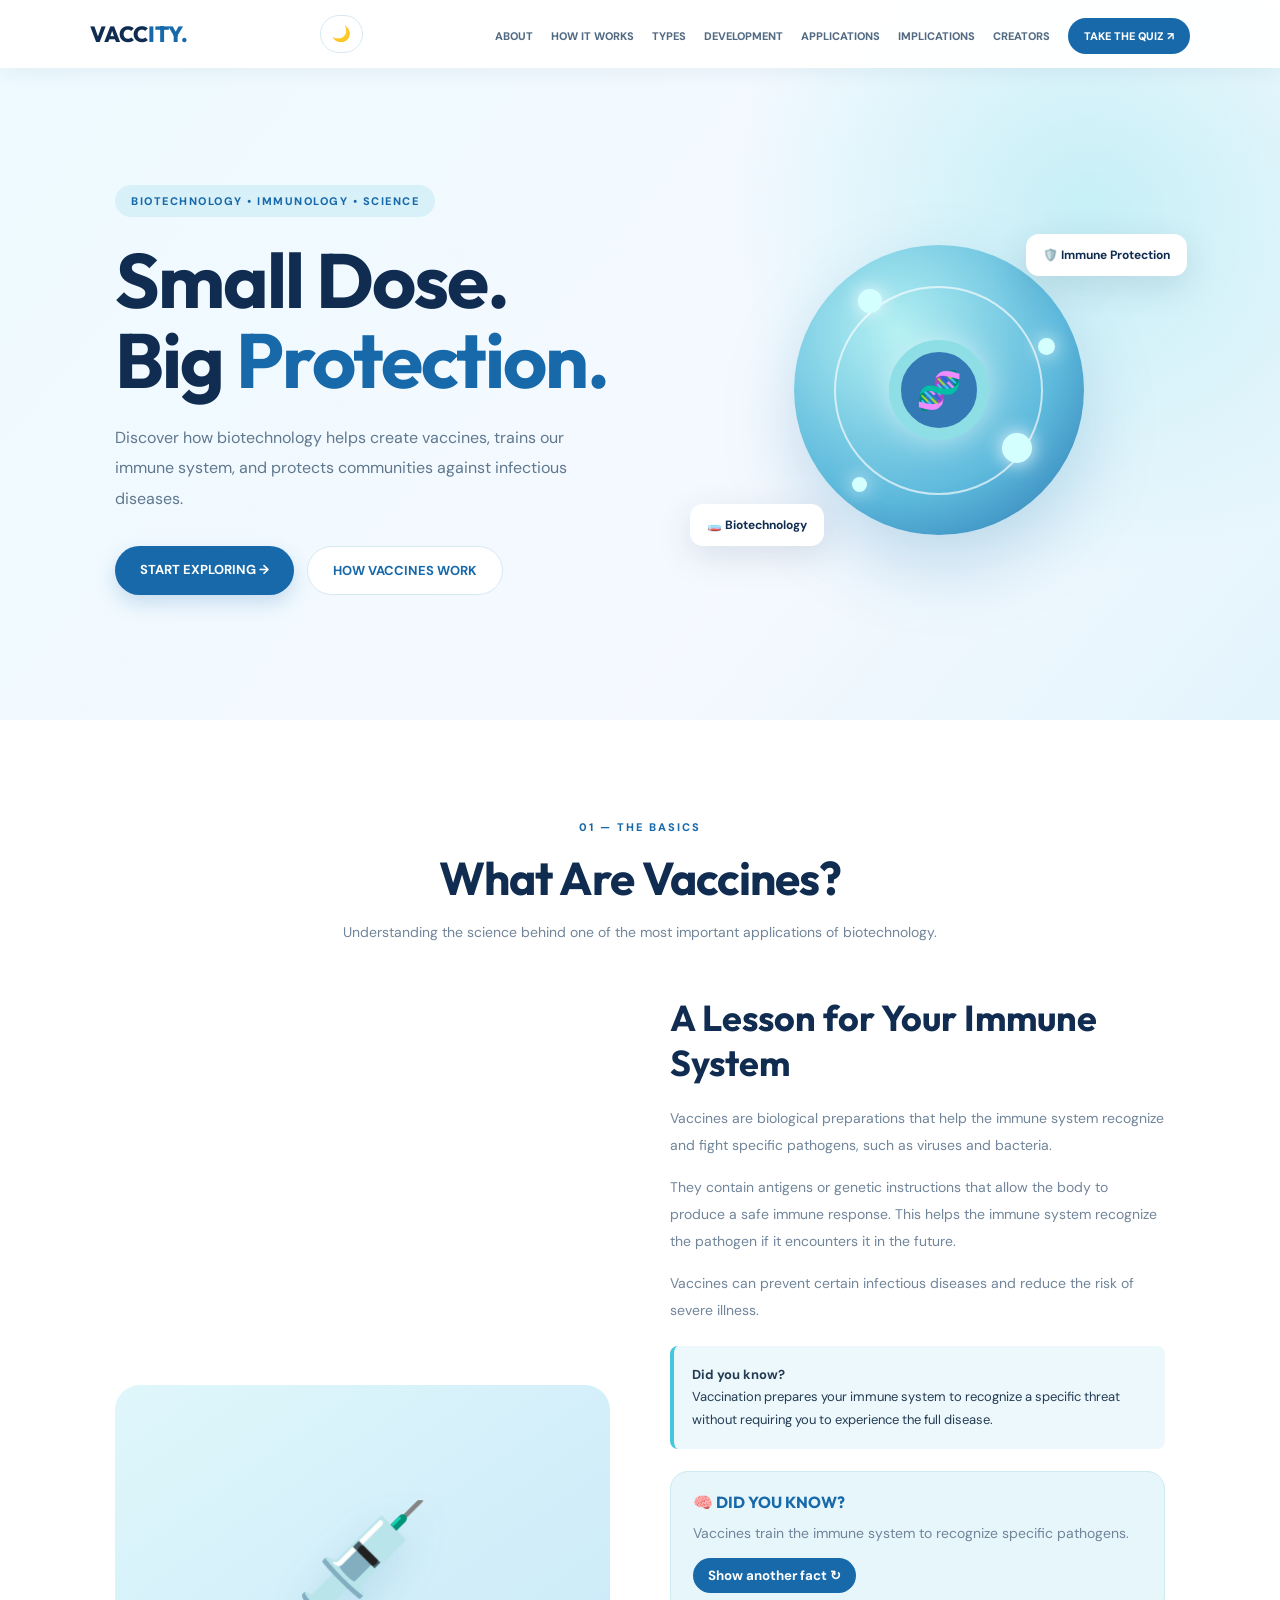
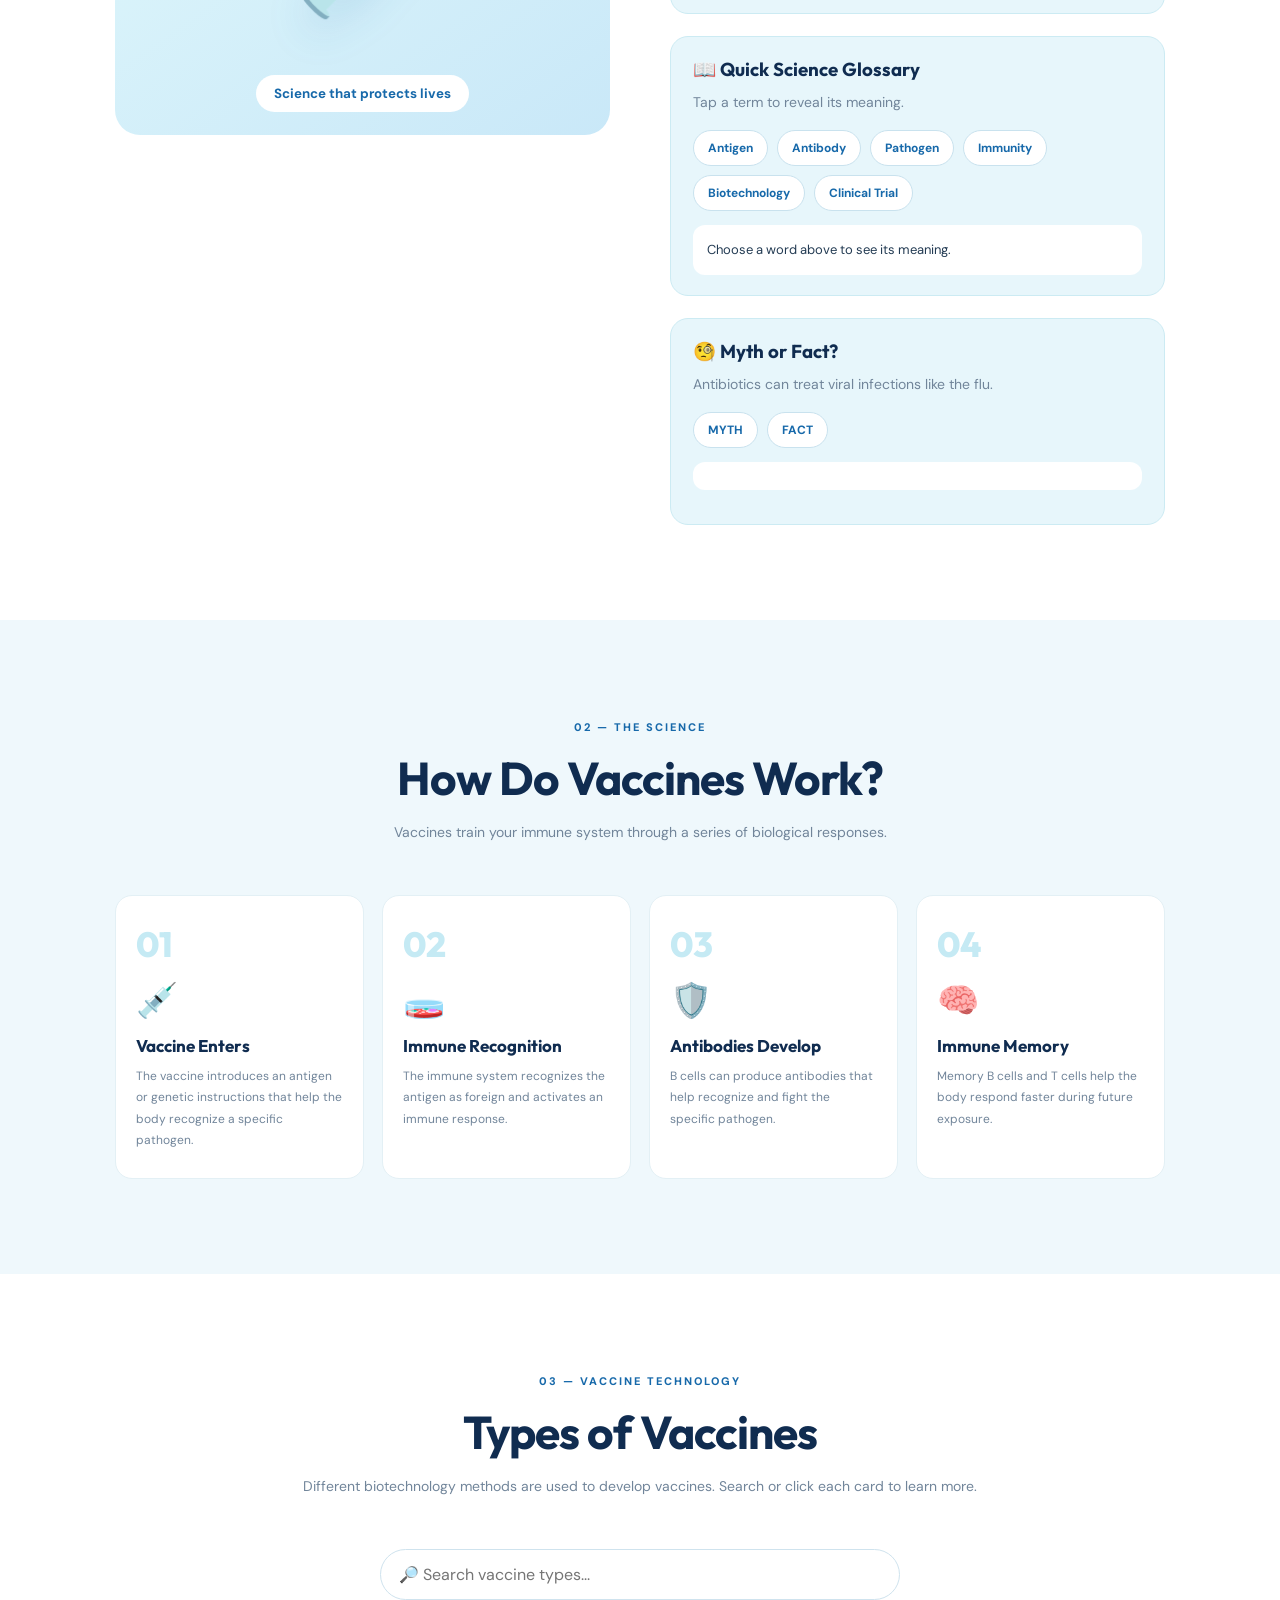
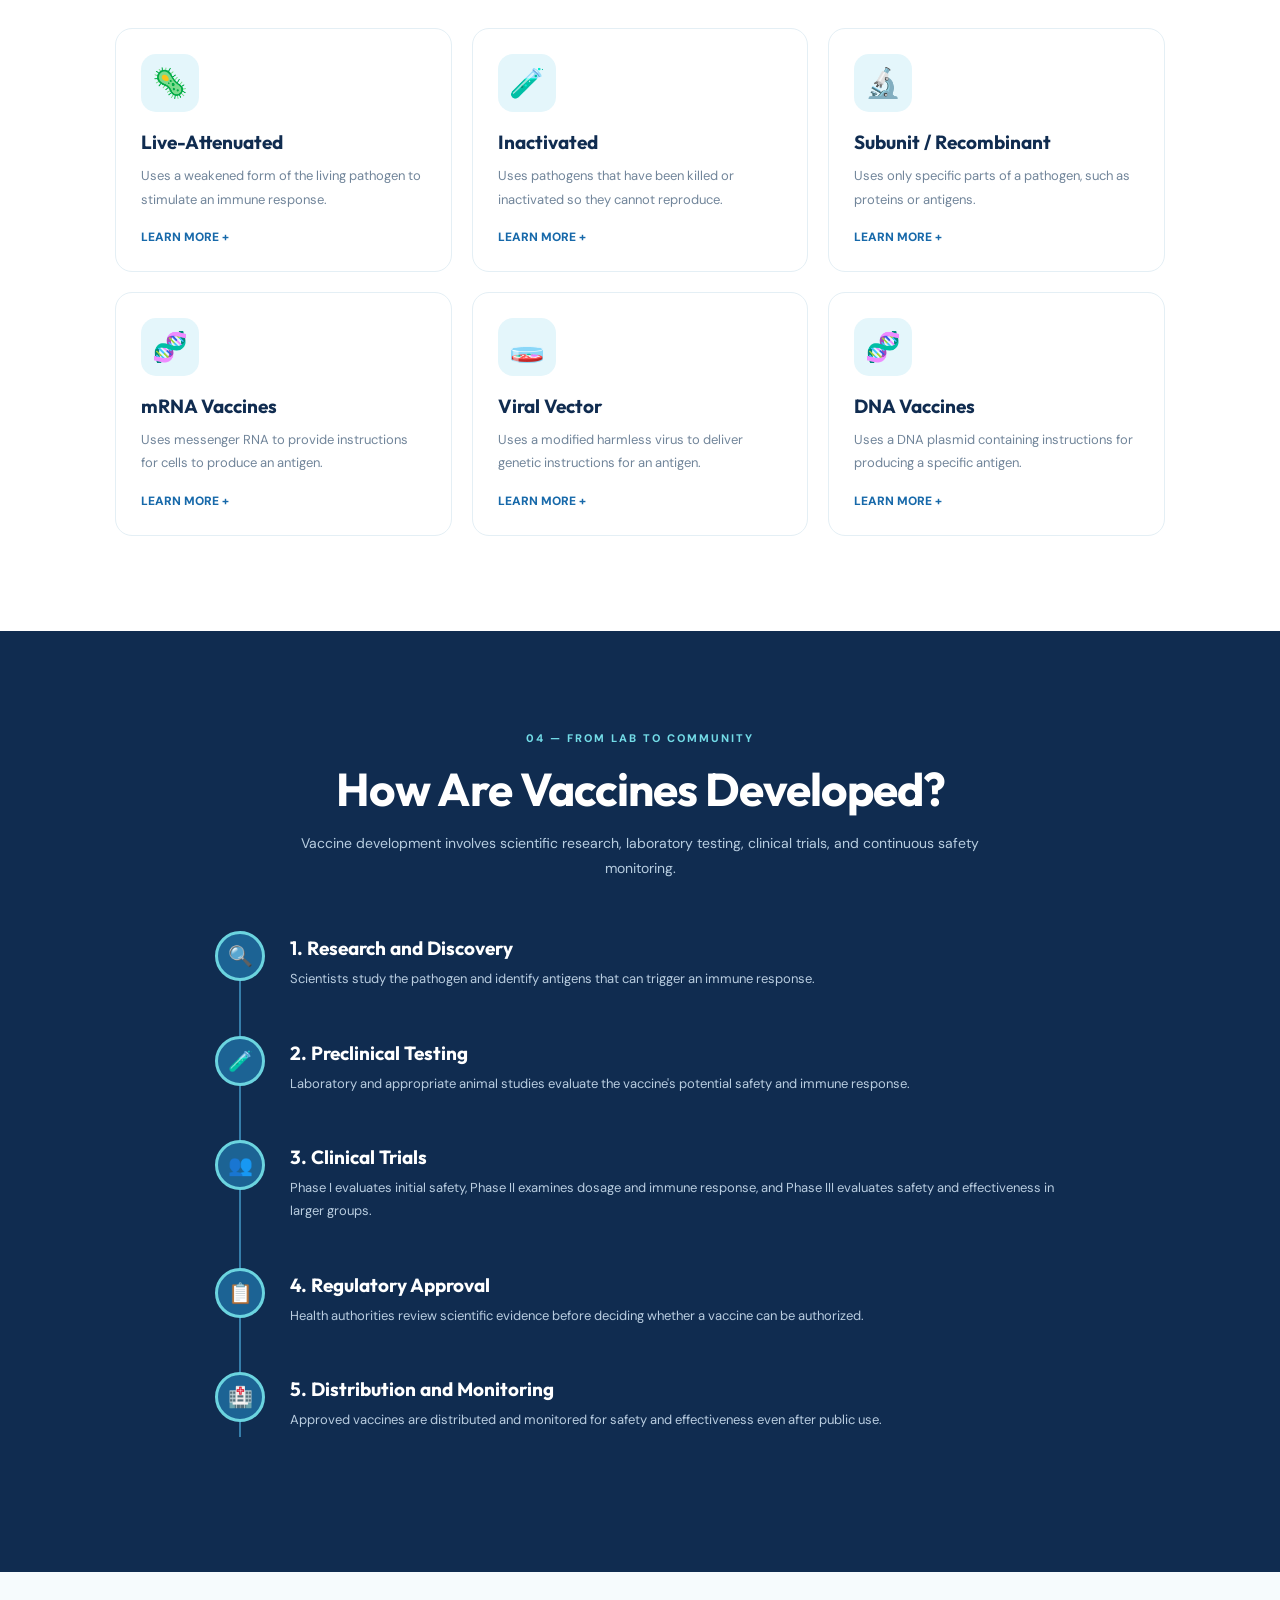
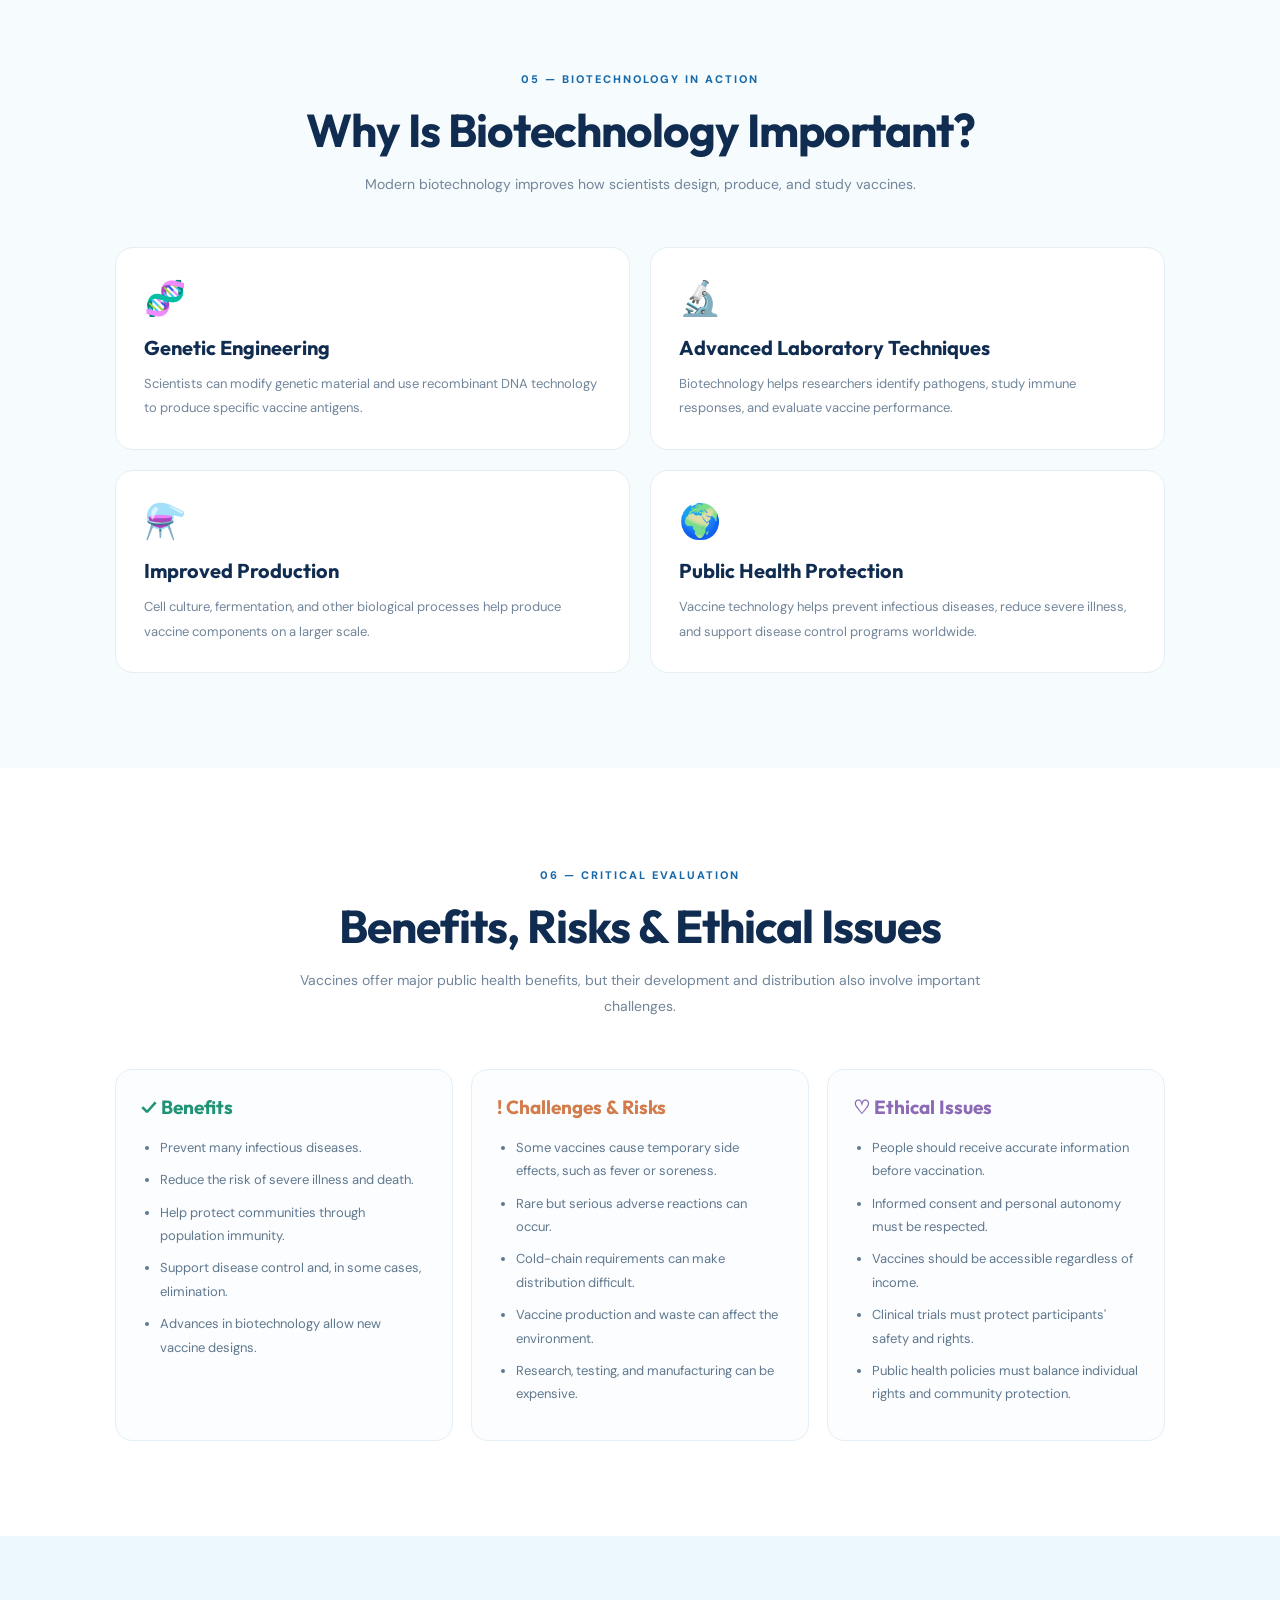
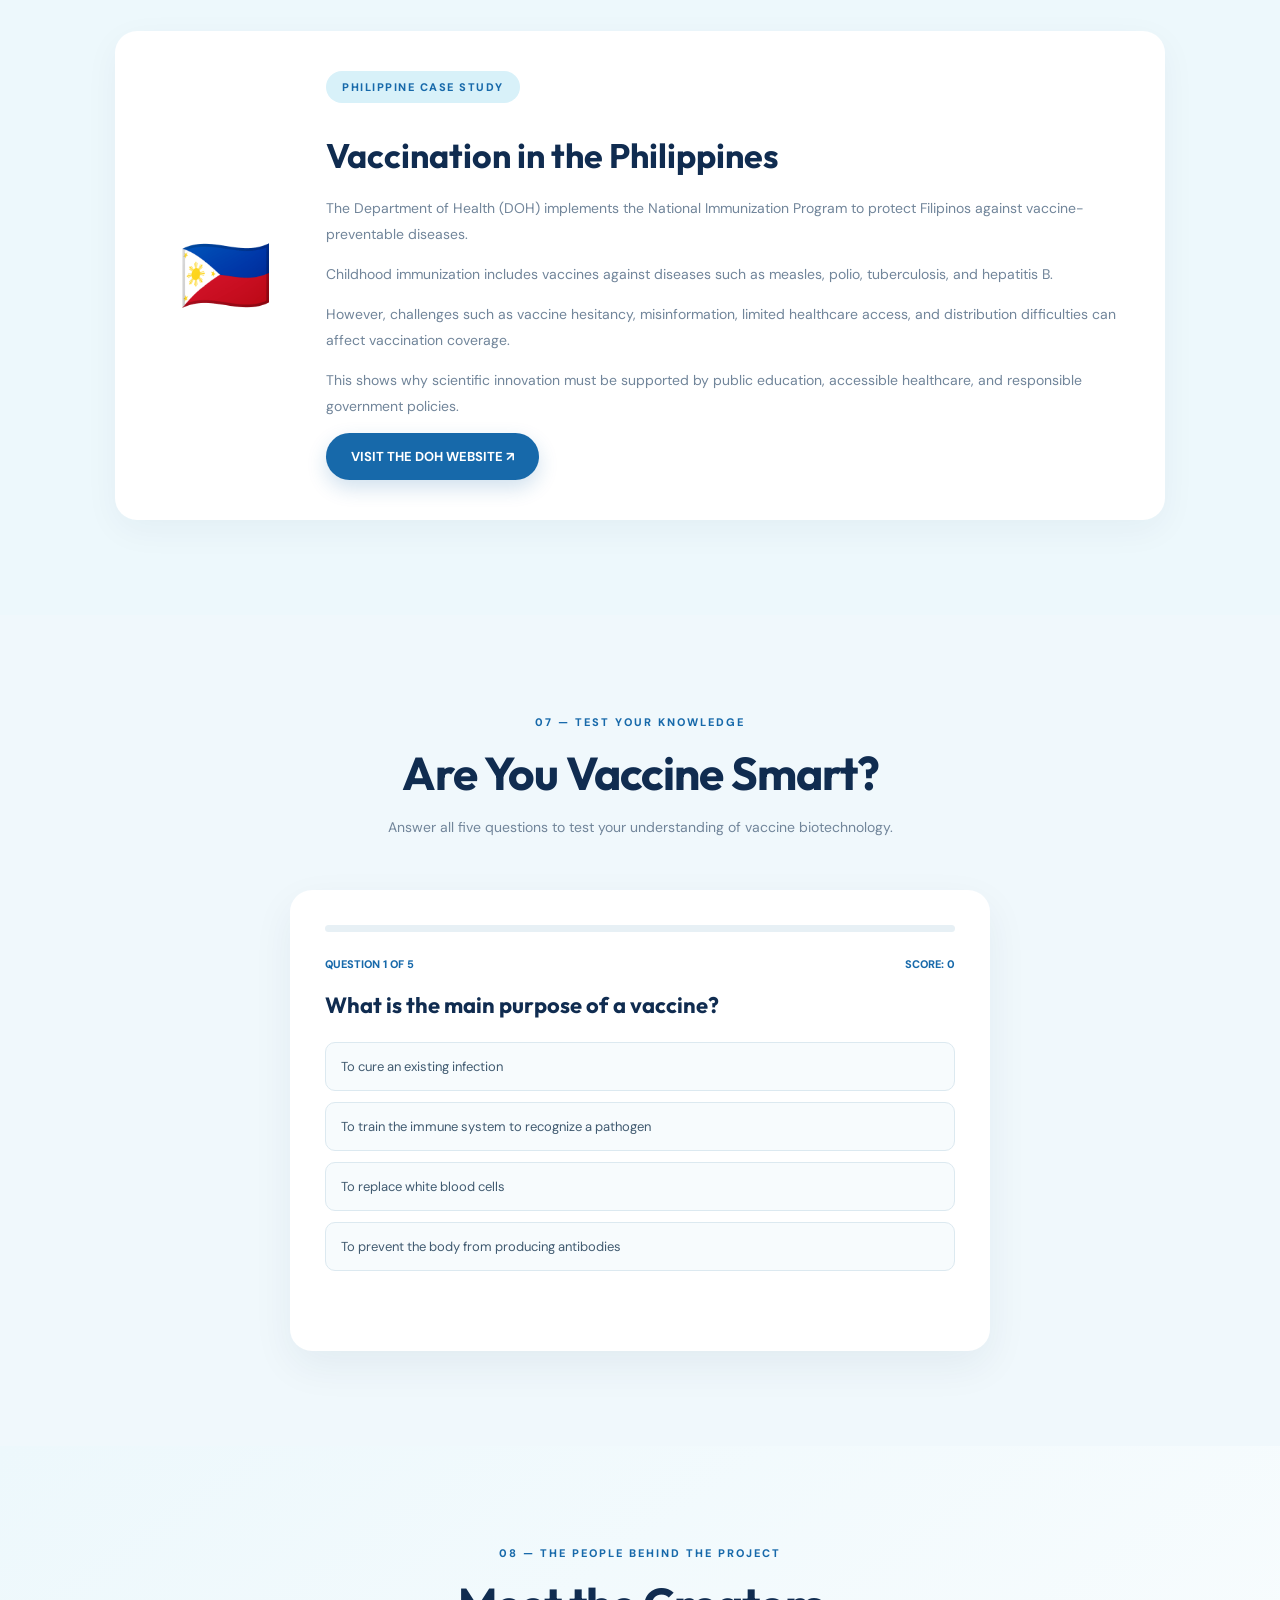
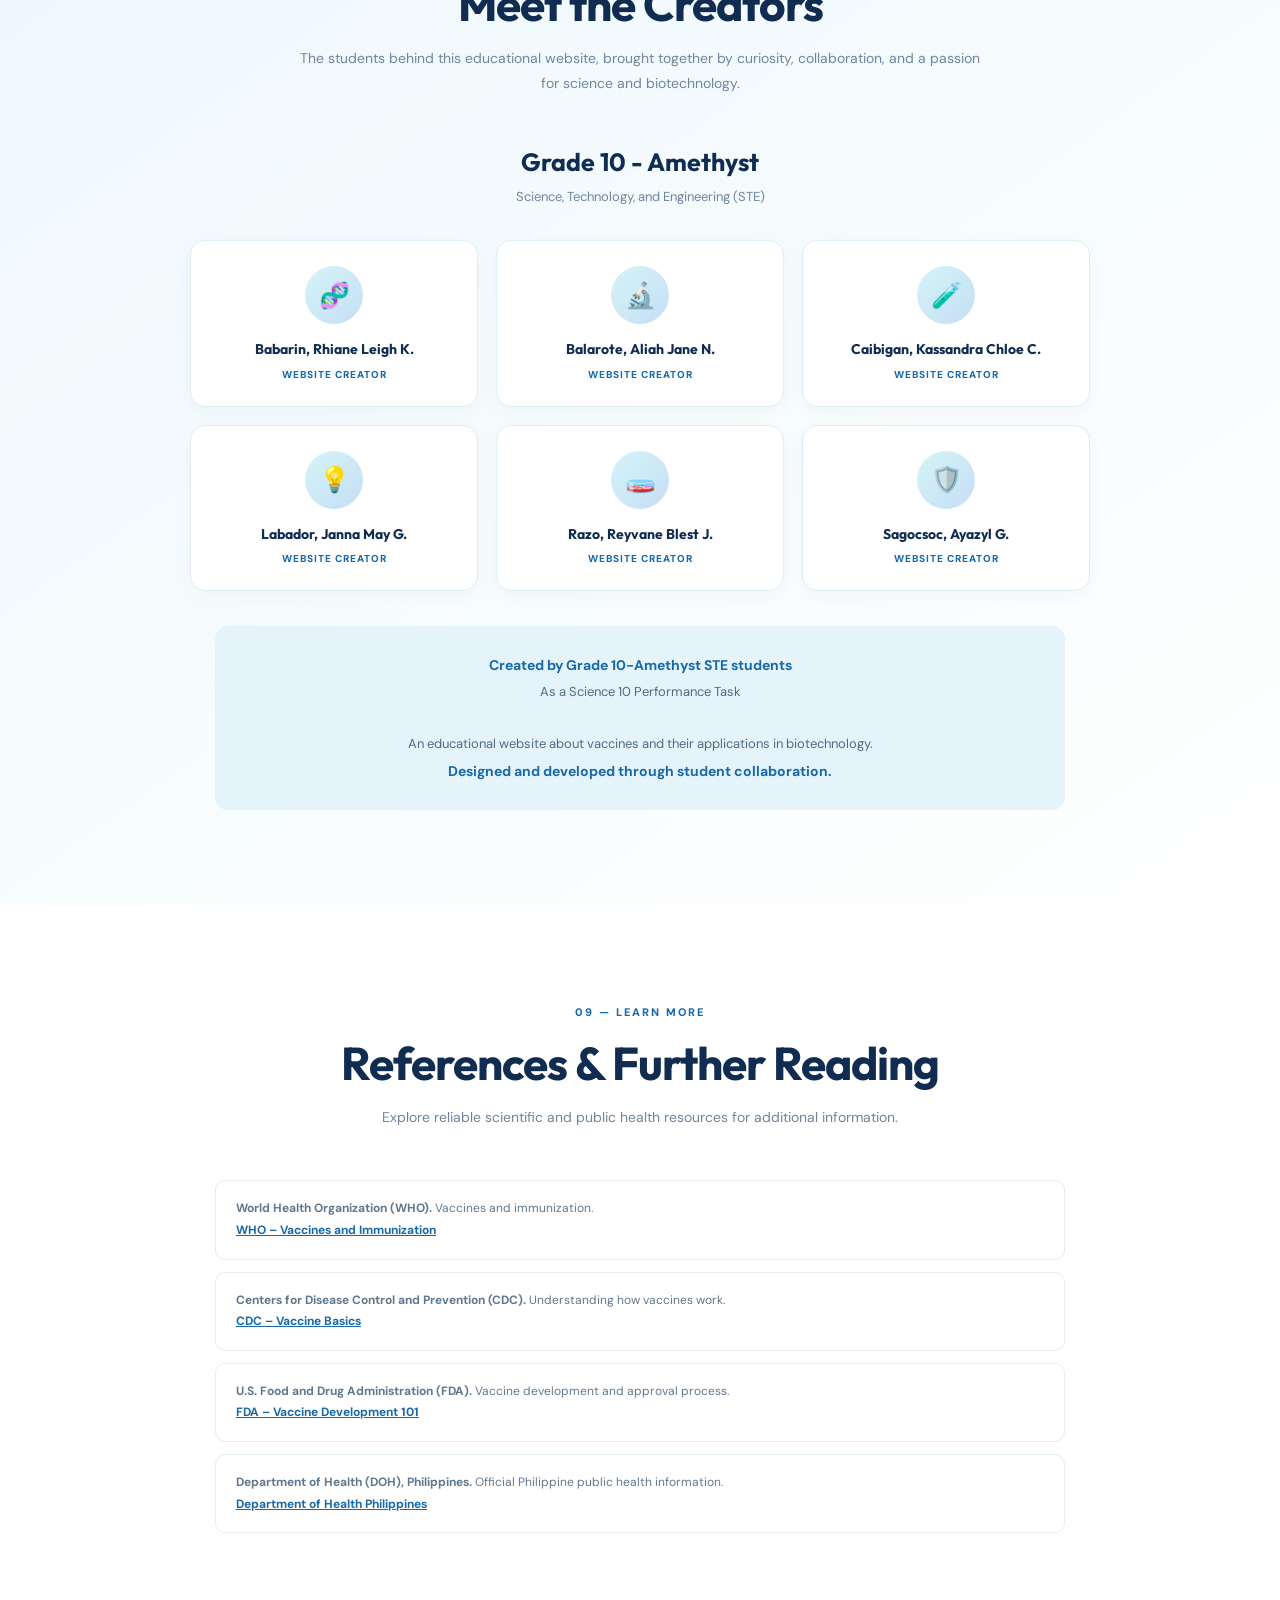
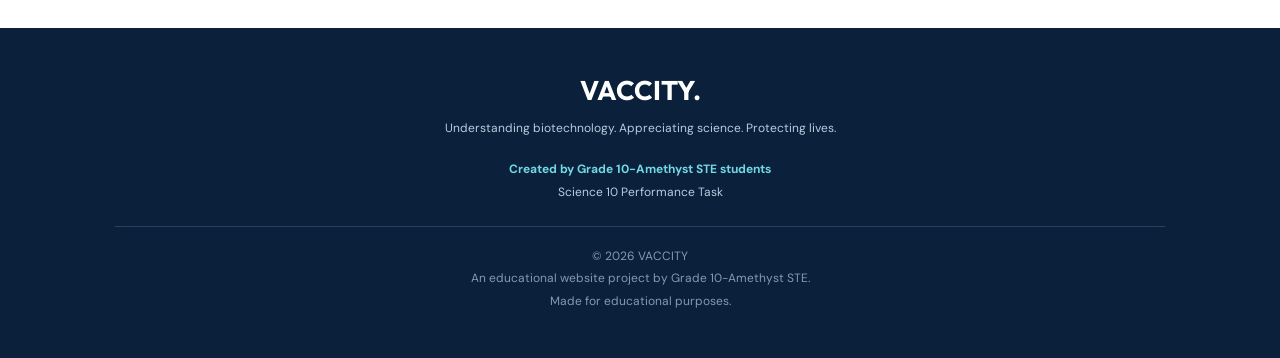
<file: index.html>
<!DOCTYPE html>
<html lang="en">

  <head>
    <meta charset="UTF-8">
    <title>Vaccity by Aya</title>
    <link rel="stylesheet" href="./style.css">

  </head>
    
  <body>
  <div id="readingProgress"></div>

<nav>
  <a href="./lost-game.html" class="logo">VACC<span>ITY.</span></a>
  <div class="nav-actions">
    <button id="themeToggle" aria-label="Toggle dark mode">🌙</button>
    <button class="menu-btn" id="menuBtn" aria-label="Open menu">☰</button>
  </div>
  <ul class="nav-links" id="navLinks">
    <li><a href="#about">ABOUT</a></li>
    <li><a href="#how">HOW IT WORKS</a></li>
    <li><a href="#types">TYPES</a></li>
    <li><a href="#development">DEVELOPMENT</a></li>
    <li><a href="#applications">APPLICATIONS</a></li>
    <li><a href="#evaluation">IMPLICATIONS</a></li>
    <li><a href="#creators">CREATORS</a></li>
    <li><a href="#quiz" class="nav-quiz">TAKE THE QUIZ ↗</a></li>
  </ul>
</nav>

<header class="hero" id="home">
  <div class="hero-content">
    <span class="eyebrow">BIOTECHNOLOGY • IMMUNOLOGY • SCIENCE</span>
    <h1>Small Dose.<br>Big <span>Protection.</span></h1>
    <p>Discover how biotechnology helps create vaccines, trains our immune system, and protects communities against infectious diseases.</p>
    <div class="hero-buttons">
      <a href="#about" class="primary-btn">START EXPLORING →</a>
      <a href="#how" class="secondary-btn">HOW VACCINES WORK</a>
    </div>
  </div>
  <div class="hero-art">
    <div class="cell">
      <div class="cell-core">🧬</div>
      <i class="particle p1"></i><i class="particle p2"></i>
      <i class="particle p3"></i><i class="particle p4"></i>
    </div>
    <div class="float-label label-one">🛡️ Immune Protection</div>
    <div class="float-label label-two">🧫 Biotechnology</div>
  </div>
</header>

<section class="intro" id="about">
  <div class="section-heading">
    <span class="tag">01 — THE BASICS</span>
    <h2>What Are Vaccines?</h2>
    <p>Understanding the science behind one of the most important applications of biotechnology.</p>
  </div>
  <div class="intro-grid">
    <div class="intro-visual">
      <div class="intro-icon">💉</div>
      <small>Science that protects lives</small>
    </div>
    <div class="intro-content">
      <h2>A Lesson for Your Immune System</h2>
      <p>Vaccines are biological preparations that help the immune system recognize and fight specific pathogens, such as viruses and bacteria.</p>
      <p>They contain antigens or genetic instructions that allow the body to produce a safe immune response. This helps the immune system recognize the pathogen if it encounters it in the future.</p>
      <p>Vaccines can prevent certain infectious diseases and reduce the risk of severe illness.</p>
      <div class="fact"><strong>Did you know?</strong><br>Vaccination prepares your immune system to recognize a specific threat without requiring you to experience the full disease.</div>
      <div id="factContainer"></div>
      <div id="glossaryContainer"></div>
      <div id="mythContainer"></div>
    </div>
  </div>
</section>

<section class="how" id="how">
  <div class="section-heading">
    <span class="tag">02 — THE SCIENCE</span>
    <h2>How Do Vaccines Work?</h2>
    <p>Vaccines train your immune system through a series of biological responses.</p>
  </div>
  <div class="steps">
    <article class="step"><div class="step-number">01</div><div class="step-icon">💉</div><h3>Vaccine Enters</h3><p>The vaccine introduces an antigen or genetic instructions that help the body recognize a specific pathogen.</p></article>
    <article class="step"><div class="step-number">02</div><div class="step-icon">🧫</div><h3>Immune Recognition</h3><p>The immune system recognizes the antigen as foreign and activates an immune response.</p></article>
    <article class="step"><div class="step-number">03</div><div class="step-icon">🛡️</div><h3>Antibodies Develop</h3><p>B cells can produce antibodies that help recognize and fight the specific pathogen.</p></article>
    <article class="step"><div class="step-number">04</div><div class="step-icon">🧠</div><h3>Immune Memory</h3><p>Memory B cells and T cells help the body respond faster during future exposure.</p></article>
  </div>
</section>

<section class="types" id="types">
  <div class="section-heading">
    <span class="tag">03 — VACCINE TECHNOLOGY</span>
    <h2>Types of Vaccines</h2>
    <p>Different biotechnology methods are used to develop vaccines. Search or click each card to learn more.</p>
  </div>
  <input class="vaccine-search" id="vaccineSearch" type="search" placeholder="🔎 Search vaccine types..." aria-label="Search vaccine types">
  <div class="type-grid" id="typeGrid">
    <article class="type-card"><div class="type-icon">🦠</div><h3>Live-Attenuated</h3><p>Uses a weakened form of the living pathogen to stimulate an immune response.</p><button class="learn-btn">LEARN MORE +</button><div class="type-detail">The weakened pathogen can still replicate but is modified so it does not usually cause disease in healthy people. Examples include MMR and varicella vaccines. These vaccines may not be suitable for some people with severely weakened immune systems.</div></article>
    <article class="type-card"><div class="type-icon">🧪</div><h3>Inactivated</h3><p>Uses pathogens that have been killed or inactivated so they cannot reproduce.</p><button class="learn-btn">LEARN MORE +</button><div class="type-detail">The pathogen cannot replicate or cause infection. Some inactivated vaccines require multiple doses or booster shots to maintain protection. Examples include inactivated polio and hepatitis A vaccines.</div></article>
    <article class="type-card"><div class="type-icon">🔬</div><h3>Subunit / Recombinant</h3><p>Uses only specific parts of a pathogen, such as proteins or antigens.</p><button class="learn-btn">LEARN MORE +</button><div class="type-detail">Recombinant DNA technology can produce pathogen proteins in other cells. These proteins are purified and used as vaccine antigens. Examples include hepatitis B and HPV vaccines.</div></article>
    <article class="type-card"><div class="type-icon">🧬</div><h3>mRNA Vaccines</h3><p>Uses messenger RNA to provide instructions for cells to produce an antigen.</p><button class="learn-btn">LEARN MORE +</button><div class="type-detail">The mRNA is delivered into cells, often using lipid nanoparticles. Cells temporarily produce the antigen, which triggers an immune response. The mRNA is broken down afterward and does not change a person's DNA. Example: Pfizer-BioNTech COVID-19 vaccine.</div></article>
    <article class="type-card"><div class="type-icon">🧫</div><h3>Viral Vector</h3><p>Uses a modified harmless virus to deliver genetic instructions for an antigen.</p><button class="learn-btn">LEARN MORE +</button><div class="type-detail">The modified vector carries genetic instructions into cells. The cells then produce an antigen that triggers an immune response. Example: Oxford-AstraZeneca COVID-19 vaccine.</div></article>
    <article class="type-card"><div class="type-icon">🧬</div><h3>DNA Vaccines</h3><p>Uses a DNA plasmid containing instructions for producing a specific antigen.</p><button class="learn-btn">LEARN MORE +</button><div class="type-detail">The DNA plasmid enters cells, where its genetic instructions can be used to produce an antigen. This antigen is then recognized by the immune system.</div></article>
  </div>
  <p id="noResults">No vaccine type found. Try another keyword.</p>
</section>

<section class="development" id="development">
  <div class="section-heading">
    <span class="tag">04 — FROM LAB TO COMMUNITY</span>
    <h2>How Are Vaccines Developed?</h2>
    <p>Vaccine development involves scientific research, laboratory testing, clinical trials, and continuous safety monitoring.</p>
  </div>
  <div class="timeline">
    <article class="timeline-item"><div class="timeline-dot">🔍</div><div class="timeline-content"><h3>1. Research and Discovery</h3><p>Scientists study the pathogen and identify antigens that can trigger an immune response.</p></div></article>
    <article class="timeline-item"><div class="timeline-dot">🧪</div><div class="timeline-content"><h3>2. Preclinical Testing</h3><p>Laboratory and appropriate animal studies evaluate the vaccine's potential safety and immune response.</p></div></article>
    <article class="timeline-item"><div class="timeline-dot">👥</div><div class="timeline-content"><h3>3. Clinical Trials</h3><p>Phase I evaluates initial safety, Phase II examines dosage and immune response, and Phase III evaluates safety and effectiveness in larger groups.</p></div></article>
    <article class="timeline-item"><div class="timeline-dot">📋</div><div class="timeline-content"><h3>4. Regulatory Approval</h3><p>Health authorities review scientific evidence before deciding whether a vaccine can be authorized.</p></div></article>
    <article class="timeline-item"><div class="timeline-dot">🏥</div><div class="timeline-content"><h3>5. Distribution and Monitoring</h3><p>Approved vaccines are distributed and monitored for safety and effectiveness even after public use.</p></div></article>
  </div>
</section>

<section class="applications" id="applications">
  <div class="section-heading">
    <span class="tag">05 — BIOTECHNOLOGY IN ACTION</span>
    <h2>Why Is Biotechnology Important?</h2>
    <p>Modern biotechnology improves how scientists design, produce, and study vaccines.</p>
  </div>
  <div class="app-grid">
    <article class="app-card"><div class="big-icon">🧬</div><h3>Genetic Engineering</h3><p>Scientists can modify genetic material and use recombinant DNA technology to produce specific vaccine antigens.</p></article>
    <article class="app-card"><div class="big-icon">🔬</div><h3>Advanced Laboratory Techniques</h3><p>Biotechnology helps researchers identify pathogens, study immune responses, and evaluate vaccine performance.</p></article>
    <article class="app-card"><div class="big-icon">⚗️</div><h3>Improved Production</h3><p>Cell culture, fermentation, and other biological processes help produce vaccine components on a larger scale.</p></article>
    <article class="app-card"><div class="big-icon">🌍</div><h3>Public Health Protection</h3><p>Vaccine technology helps prevent infectious diseases, reduce severe illness, and support disease control programs worldwide.</p></article>
  </div>
</section>

<section class="evaluation" id="evaluation">
  <div class="section-heading">
    <span class="tag">06 — CRITICAL EVALUATION</span>
    <h2>Benefits, Risks & Ethical Issues</h2>
    <p>Vaccines offer major public health benefits, but their development and distribution also involve important challenges.</p>
  </div>
  <div class="eval-grid">
    <article class="eval-card pros"><h3>✓ Benefits</h3><ul><li>Prevent many infectious diseases.</li><li>Reduce the risk of severe illness and death.</li><li>Help protect communities through population immunity.</li><li>Support disease control and, in some cases, elimination.</li><li>Advances in biotechnology allow new vaccine designs.</li></ul></article>
    <article class="eval-card cons"><h3>! Challenges & Risks</h3><ul><li>Some vaccines cause temporary side effects, such as fever or soreness.</li><li>Rare but serious adverse reactions can occur.</li><li>Cold-chain requirements can make distribution difficult.</li><li>Vaccine production and waste can affect the environment.</li><li>Research, testing, and manufacturing can be expensive.</li></ul></article>
    <article class="eval-card ethics"><h3>♡ Ethical Issues</h3><ul><li>People should receive accurate information before vaccination.</li><li>Informed consent and personal autonomy must be respected.</li><li>Vaccines should be accessible regardless of income.</li><li>Clinical trials must protect participants' safety and rights.</li><li>Public health policies must balance individual rights and community protection.</li></ul></article>
  </div>
</section>

<section class="philippines">
  <div class="phil-box">
    <div class="phil-icon">🇵🇭</div>
    <div class="phil-content">
      <span class="eyebrow">PHILIPPINE CASE STUDY</span>
      <h2>Vaccination in the Philippines</h2>
      <p>The Department of Health (DOH) implements the National Immunization Program to protect Filipinos against vaccine-preventable diseases.</p>
      <p>Childhood immunization includes vaccines against diseases such as measles, polio, tuberculosis, and hepatitis B.</p>
      <p>However, challenges such as vaccine hesitancy, misinformation, limited healthcare access, and distribution difficulties can affect vaccination coverage.</p>
      <p>This shows why scientific innovation must be supported by public education, accessible healthcare, and responsible government policies.</p>
      <a href="https://doh.gov.ph/" target="_blank" rel="noopener" class="primary-btn">VISIT THE DOH WEBSITE ↗</a>
    </div>
  </div>
</section>

<section class="quiz-section" id="quiz">
  <div class="section-heading">
    <span class="tag">07 — TEST YOUR KNOWLEDGE</span>
    <h2>Are You Vaccine Smart?</h2>
    <p>Answer all five questions to test your understanding of vaccine biotechnology.</p>
  </div>
  <div class="quiz-box">
    <div id="quizContent">
      <div class="quiz-progress"><div id="progressBar"></div></div>
      <div class="quiz-top"><span id="questionNumber">QUESTION 1 OF 5</span><span id="scoreDisplay">SCORE: 0</span></div>
      <h3 id="questionText"></h3>
      <div class="answers" id="answers"></div>
      <div class="quiz-feedback" id="feedback" aria-live="polite"></div>
      <button class="quiz-next" id="nextBtn">NEXT QUESTION →</button>
    </div>
    <div class="quiz-result" id="quizResult">
      <div class="result-icon" id="resultIcon">🏆</div>
      <h3 id="resultTitle">Quiz Complete!</h3>
      <p id="resultText"></p>
      <button class="primary-btn" id="restartBtn">TRY AGAIN ↻</button>
    </div>
  </div>
</section>

<section class="creators" id="creators">
  <div class="section-heading">
    <span class="tag">08 — THE PEOPLE BEHIND THE PROJECT</span>
    <h2>Meet the Creators</h2>
    <p>The students behind this educational website, brought together by curiosity, collaboration, and a passion for science and biotechnology.</p>
  </div>
  <div class="creator-intro"><h3>Grade 10 - Amethyst</h3><p>Science, Technology, and Engineering (STE)</p></div>
  <div class="creator-grid">
    <article class="creator-card"><div class="creator-avatar">🧬</div><h4>Babarin, Rhiane Leigh K.</h4><span>WEBSITE CREATOR</span></article>
    <article class="creator-card"><div class="creator-avatar">🔬</div><h4>Balarote, Aliah Jane N.</h4><span>WEBSITE CREATOR</span></article>
    <article class="creator-card"><div class="creator-avatar">🧪</div><h4>Caibigan, Kassandra Chloe C.</h4><span>WEBSITE CREATOR</span></article>
    <article class="creator-card"><div class="creator-avatar">💡</div><h4>Labador, Janna May G.</h4><span>WEBSITE CREATOR</span></article>
    <article class="creator-card"><div class="creator-avatar">🧫</div><h4>Razo, Reyvane Blest J.</h4><span>WEBSITE CREATOR</span></article>
    <article class="creator-card"><div class="creator-avatar">🛡️</div><h4>Sagocsoc, Ayazyl G.</h4><span>WEBSITE CREATOR</span></article>
  </div>
  <div class="creator-credit"><strong>Created by Grade 10-Amethyst STE students</strong><br>As a Science 10 Performance Task<br><br>An educational website about vaccines and their applications in biotechnology.<br><strong>Designed and developed through student collaboration.</strong></div>
</section>

<section class="references" id="references">
  <div class="section-heading">
    <span class="tag">09 — LEARN MORE</span>
    <h2>References & Further Reading</h2>
    <p>Explore reliable scientific and public health resources for additional information.</p>
  </div>
  <div class="reference-list">
    <article class="reference"><strong>World Health Organization (WHO).</strong> Vaccines and immunization.<br><a href="https://www.who.int/health-topics/vaccines-and-immunization" target="_blank" rel="noopener">WHO – Vaccines and Immunization</a></article>
    <article class="reference"><strong>Centers for Disease Control and Prevention (CDC).</strong> Understanding how vaccines work.<br><a href="https://www.cdc.gov/vaccines/basics/" target="_blank" rel="noopener">CDC – Vaccine Basics</a></article>
    <article class="reference"><strong>U.S. Food and Drug Administration (FDA).</strong> Vaccine development and approval process.<br><a href="https://www.fda.gov/vaccines-blood-biologics/development-approval-process-cber/vaccine-development-101" target="_blank" rel="noopener">FDA – Vaccine Development 101</a></article>
    <article class="reference"><strong>Department of Health (DOH), Philippines.</strong> Official Philippine public health information.<br><a href="https://doh.gov.ph/" target="_blank" rel="noopener">Department of Health Philippines</a></article>
  </div>
</section>

<footer>
  <h2>VACCITY.</h2>
  <p>Understanding biotechnology. Appreciating science. Protecting lives.</p>
  <p class="footer-credit"><strong>Created by Grade 10-Amethyst STE students</strong><br>Science 10 Performance Task</p>
  <p class="copyright">© 2026 VACCITY<br>An educational website project by Grade 10-Amethyst STE.<br>Made for educational purposes.</p>
</footer>

<button id="backToTop" aria-label="Back to top">↑</button>
    <script  src="./script.js"></script>

  </body>
  
</html>
</file>
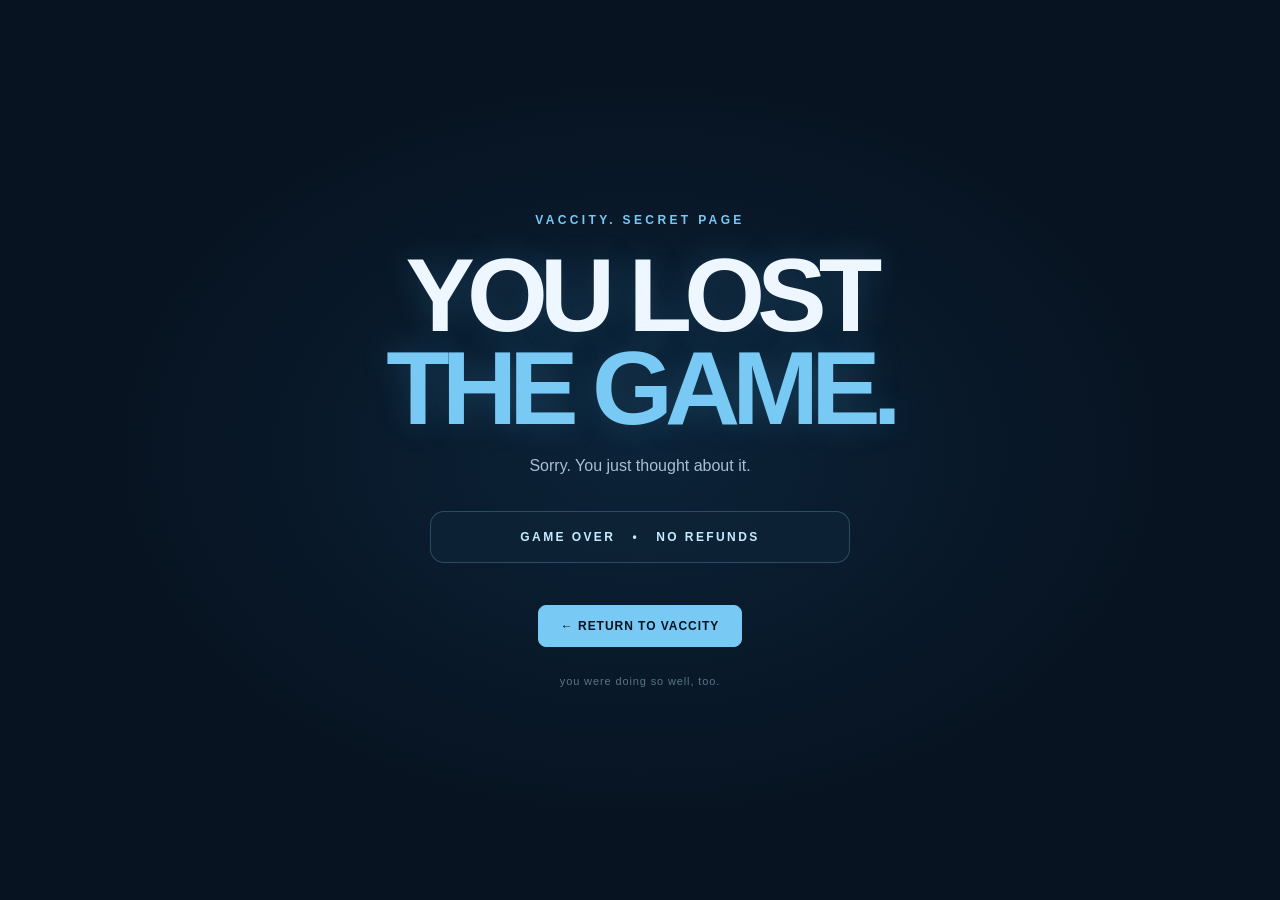
<file: lost-game.html>
<!DOCTYPE html>
<html lang="en">
<head>
<meta charset="UTF-8">
<meta name="viewport" content="width=device-width, initial-scale=1.0">
<title>You Lost The Game | VACCITY.</title>
<style>
*{box-sizing:border-box}body{margin:0;min-height:100vh;display:grid;place-items:center;padding:24px;overflow:hidden;color:#eef7ff;background:radial-gradient(ellipse at center,rgba(28,91,139,.22),transparent 58%),#071321;font-family:Arial,sans-serif;text-align:center}.screen{width:min(680px,100%);animation:appear .8s ease both}.eyebrow{color:#78c9f4;font-size:12px;font-weight:800;letter-spacing:.28em;text-transform:uppercase}h1{margin:22px 0 10px;font-size:clamp(54px,12vw,104px);line-height:.9;letter-spacing:-.075em;text-shadow:0 0 32px rgba(83,181,239,.22)}h1 span{display:block;color:#79c9f5}p{color:#a9bfd1;font-size:16px;line-height:1.7}.game-over{margin:32px auto;width:min(420px,100%);padding:18px 20px;border:1px solid rgba(121,201,245,.25);border-radius:14px;background:rgba(15,36,55,.72);color:#c8eaff;font-size:12px;font-weight:800;letter-spacing:.2em}a{display:inline-block;margin-top:10px;padding:13px 22px;border:1px solid #79c9f5;border-radius:8px;color:#071321;background:#79c9f5;font-size:12px;font-weight:900;letter-spacing:.08em;text-decoration:none;transition:transform .2s ease,box-shadow .2s ease}a:hover{transform:translateY(-3px);box-shadow:0 10px 28px rgba(121,201,245,.2)}.tiny{margin-top:28px;color:#58748b;font-size:11px;letter-spacing:.08em}@keyframes appear{from{opacity:0;transform:translateY(14px)}to{opacity:1;transform:translateY(0)}}@media(prefers-reduced-motion:reduce){*,*::before,*::after{animation:none!important;transition:none!important}}
</style>
</head>
<body>
<main class="screen">
<div class="eyebrow">VACCITY. SECRET PAGE</div>
<h1>YOU LOST<span>THE GAME.</span></h1>
<p>Sorry. You just thought about it.</p>
<div class="game-over">GAME OVER&nbsp;&nbsp; • &nbsp;&nbsp;NO REFUNDS</div>
<a href="./index.html">← RETURN TO VACCITY</a>
<div class="tiny">you were doing so well, too.</div>
</main>
</body>
</html>
</file>
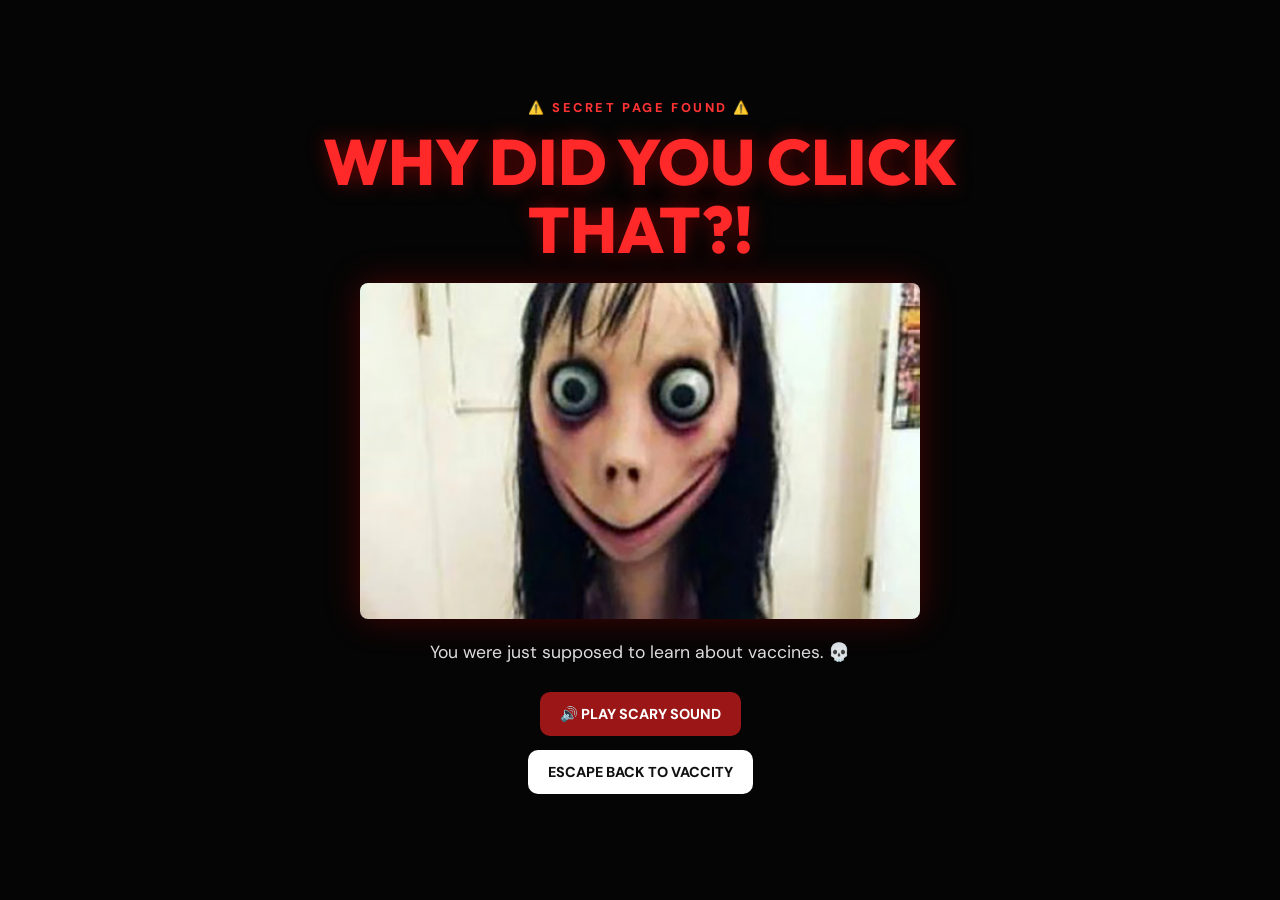
<file: momo.html>
<!DOCTYPE html>
<html lang="en">
<head>
  <meta charset="UTF-8">
  <meta name="viewport" content="width=device-width, initial-scale=1.0">
  <meta name="theme-color" content="#080808">
  <title>YOU SHOULD NOT HAVE CLICKED | VACCITY</title>

  <link href="https://fonts.googleapis.com/css2?family=DM+Sans:wght@400;600;700;800&family=Outfit:wght@700;800&display=swap" rel="stylesheet">

  <style>
    * { box-sizing: border-box; }

    body {
      margin: 0;
      min-height: 100vh;
      padding: 25px 16px;
      display: grid;
      place-items: center;
      background: #050505;
      color: white;
      font-family: "DM Sans", sans-serif;
      text-align: center;
    }

    .scare-card {
      width: min(100%, 760px);
      animation: appear .25s ease-out both;
    }

    .warning {
      color: #ff3333;
      font-size: .8rem;
      font-weight: 800;
      letter-spacing: .2em;
    }

    h1 {
      margin: 12px 0 20px;
      color: #ff2929;
      font: 800 clamp(2rem, 7vw, 4rem)/1.05 "Outfit", sans-serif;
      text-shadow: 0 0 20px rgba(255,0,0,.4);
    }

    .momo-image {
      display: block;
      width: min(100%, 560px);
      max-height: 65vh;
      object-fit: contain;
      margin: 0 auto;
      border-radius: 8px;
      box-shadow: 0 0 35px rgba(255,0,0,.25);
      animation: jumpscare .45s ease-out both;
    }

    .message {
      margin: 22px 0;
      color: #ddd;
      font-size: 1.1rem;
    }

    button, a {
      display: inline-block;
      margin: 7px;
      padding: 13px 20px;
      border: 0;
      border-radius: 10px;
      font: 800 .9rem "DM Sans", sans-serif;
      text-decoration: none;
      cursor: pointer;
    }

    .sound-button {
      color: white;
      background: #9b1717;
    }

    .back-button {
      color: #111;
      background: white;
    }

    @keyframes appear {
      from { opacity: 0; }
      to { opacity: 1; }
    }

    @keyframes jumpscare {
      0% { opacity: 0; transform: scale(.55); }
      65% { opacity: 1; transform: scale(1.06); }
      100% { opacity: 1; transform: scale(1); }
    }

    @media (prefers-reduced-motion: reduce) {
      *, *::before, *::after {
        animation-duration: .01ms !important;
      }
    }
  </style>
</head>

<body>
  <main class="scare-card">
    <div class="warning">⚠️ SECRET PAGE FOUND ⚠️</div>

    <h1>WHY DID YOU CLICK THAT?!</h1>

    <img
      class="momo-image"
      src="momo.jpg"
      alt="Momo jumpscare"
    >

    <p class="message">
      You were just supposed to learn about vaccines. 💀
    </p>

    <button class="sound-button" id="playScare" style="display:none;">
      🔊 PLAY SCARY SOUND
    </button>

    <br>

    <a class="back-button" href="index.html" data-vaccity-back>
      ESCAPE BACK TO VACCITY
    </a>
  </main>

  <audio id="scareAudio" src="momo-scare.m4a" preload="auto"></audio>

  <script>
    const scareAudio = document.getElementById("scareAudio");
    const playScare = document.getElementById("playScare");

    // Keep the jumpscare sound at a moderate volume.
    scareAudio.volume = 0.40;

    window.addEventListener("load", () => {
      scareAudio.play().catch(() => {
        playScare.style.display = "inline-block";
      });
    });

    playScare.addEventListener("click", () => {
      scareAudio.currentTime = 0;
      scareAudio.play();
      playScare.style.display = "none";
    });
  </script>

  <script>
    (() => {
      const backLink = document.querySelector("[data-vaccity-back]");
      if (!backLink) return;
      backLink.addEventListener("click", event => {
        const referrer = document.referrer;
        if (referrer && new URL(referrer).origin === window.location.origin && history.length > 1) {
          event.preventDefault();
          history.back();
        }
      });
    })();
  </script>

</body>
</html>
</file>
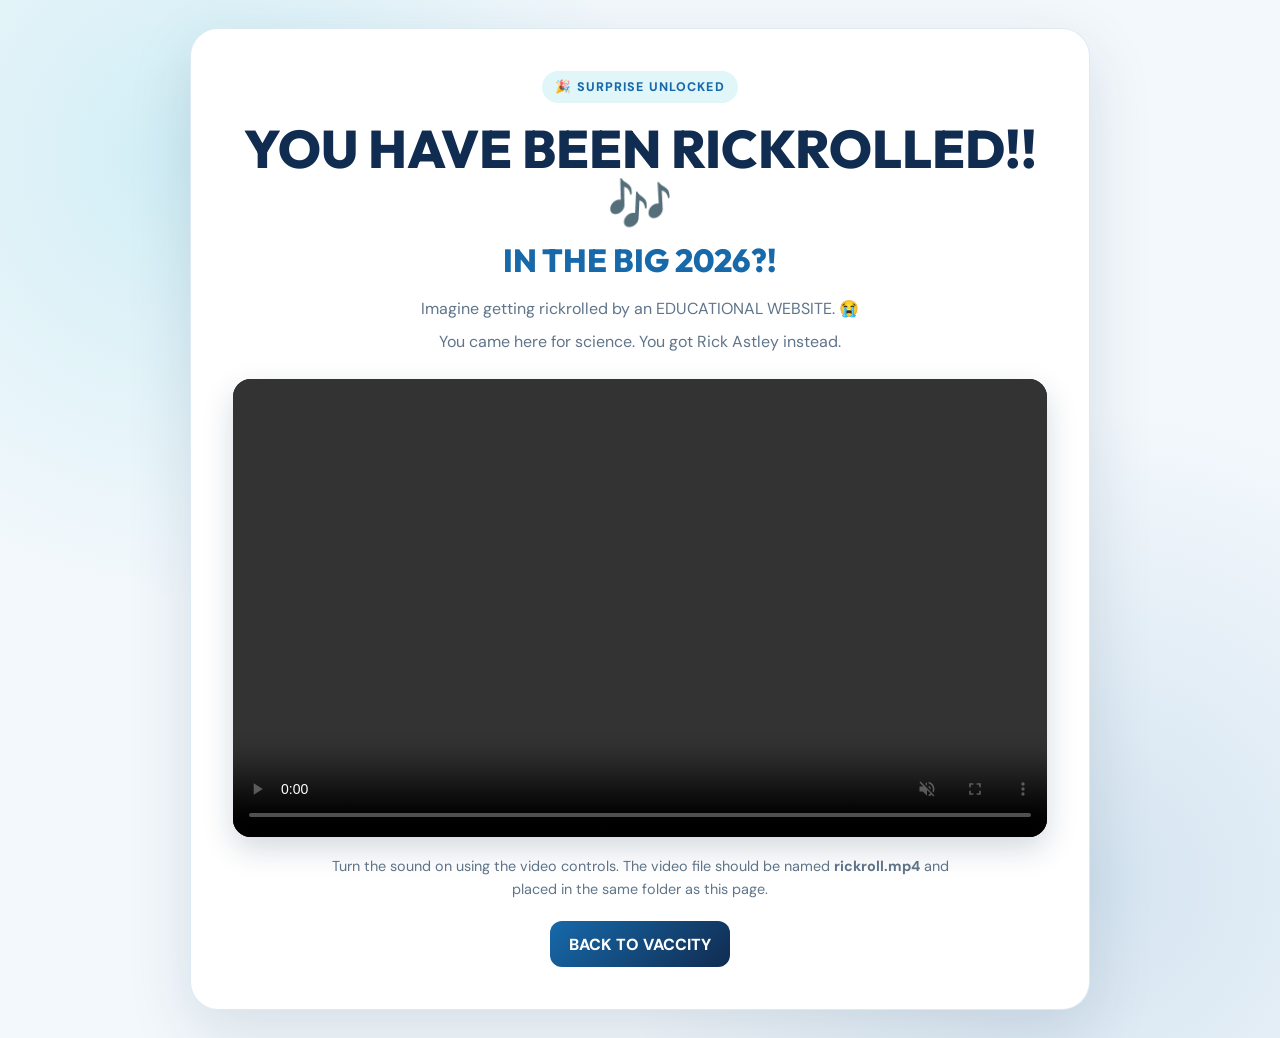
<file: rickroll-video.html>
<!DOCTYPE html>
<html lang="en">
<head>
  <meta charset="UTF-8">
  <meta name="viewport" content="width=device-width, initial-scale=1.0">
  <meta name="theme-color" content="#102c50">
  <title>You Have Been Rickrolled | VACCITY</title>
  <link rel="preconnect" href="https://fonts.googleapis.com">
  <link rel="preconnect" href="https://fonts.gstatic.com" crossorigin>
  <link href="https://fonts.googleapis.com/css2?family=DM+Sans:wght@400;500;600;700;800&family=Outfit:wght@400;500;600;700;800&display=swap" rel="stylesheet">
  <style>
    :root {
      --navy: #102c50;
      --blue: #1769aa;
      --cyan: #46c6db;
      --page: #f3f8fc;
      --card: #ffffff;
      --ink: #18324d;
      --muted: #60758a;
    }
    * { box-sizing: border-box; }
    body {
      margin: 0;
      min-height: 100vh;
      display: grid;
      place-items: center;
      padding: 28px 18px;
      color: var(--ink);
      background:
        radial-gradient(circle at 15% 15%, rgba(70,198,219,.20), transparent 32%),
        radial-gradient(circle at 85% 85%, rgba(23,105,170,.14), transparent 34%),
        var(--page);
      font-family: "DM Sans", sans-serif;
    }
    .card {
      width: min(100%, 900px);
      padding: clamp(22px, 4vw, 42px);
      text-align: center;
      background: var(--card);
      border: 1px solid rgba(23,105,170,.14);
      border-radius: 28px;
      box-shadow: 0 22px 65px rgba(16,44,80,.13);
      animation: pop-in .6s ease both;
    }
    .eyebrow {
      display: inline-block;
      padding: 8px 13px;
      border-radius: 999px;
      color: var(--blue);
      background: rgba(70,198,219,.16);
      font-size: .78rem;
      font-weight: 800;
      letter-spacing: .09em;
    }
    h1 {
      margin: 18px 0 8px;
      color: var(--navy);
      font: 800 clamp(2rem, 6vw, 3.3rem)/1.05 "Outfit", sans-serif;
    }
    p { color: var(--muted); line-height: 1.6; }
    .video-wrap {
      position: relative;
      width: 100%;
      aspect-ratio: 16 / 9;
      margin: 24px auto 18px;
      overflow: hidden;
      border-radius: 18px;
      background: #081321;
      box-shadow: 0 12px 30px rgba(16,44,80,.18);
    }
    .video-wrap iframe {
      position: absolute;
      inset: 0;
      width: 100%;
      height: 100%;
      border: 0;
    }
    .hint {
      margin: 0 auto 20px;
      max-width: 650px;
      font-size: .9rem;
    }
    .back {
      display: inline-flex;
      justify-content: center;
      align-items: center;
      min-height: 46px;
      padding: 12px 19px;
      border-radius: 12px;
      color: white;
      background: linear-gradient(135deg, var(--blue), var(--navy));
      text-decoration: none;
      font-weight: 800;
    }
    @keyframes pop-in {
      from { opacity: 0; transform: translateY(16px) scale(.98); }
      to { opacity: 1; transform: translateY(0) scale(1); }
    }
    @media (prefers-reduced-motion: reduce) {
      *, *::before, *::after { animation-duration: .01ms !important; }
    }
    body.dark-mode {
      --page: #0b1726;
      --card: #13263b;
      --ink: #e8f2fb;
      --muted: #b0c2d3;
    }
    body.dark-mode h1 { color: #f0f7ff; }
    body.dark-mode .card {
      border-color: rgba(70,198,219,.2);
      box-shadow: 0 22px 65px rgba(0,0,0,.3);
    }
  </style>
</head>
<body>
  <main class="card">
    <span class="eyebrow">🎉 SURPRISE UNLOCKED</span>
    <h1>YOU HAVE BEEN RICKROLLED!! 🎶</h1>
    <h2 style="margin: 0; color: var(--blue); font: 800 clamp(1.2rem, 4vw, 2rem) Outfit, sans-serif;">IN THE BIG 2026?!</h2>
    <p>Imagine getting rickrolled by an EDUCATIONAL WEBSITE. 😭</p>
    <p style="margin-top: -8px;">You came here for science. You got Rick Astley instead.</p>

    <div class="video-wrap">
      <video controls autoplay muted playsinline preload="metadata" style="position:absolute; inset:0; width:100%; height:100%; object-fit:contain;">
        <source src="rickroll.mp4" type="video/mp4">
        Sorry, your browser does not support HTML video.
      </video>
    </div>

    <p class="hint">
      Turn the sound on using the video controls. The video file should be
      named <strong>rickroll.mp4</strong> and placed in the same folder as this page.
    </p>

    <a class="back" href="rickroll.html" data-vaccity-back>BACK TO VACCITY</a>
  </main>

  <script>
    try {
      if (localStorage.getItem("vaccity-theme") === "dark") {
        document.body.classList.add("dark-mode");
      }
    } catch (error) {}
  </script>

  <script>
    (() => {
      const backLink = document.querySelector("[data-vaccity-back]");
      if (!backLink) return;
      backLink.addEventListener("click", event => {
        const referrer = document.referrer;
        if (referrer && new URL(referrer).origin === window.location.origin && history.length > 1) {
          event.preventDefault();
          history.back();
        }
      });
    })();
  </script>

</body>
</html>
</file>
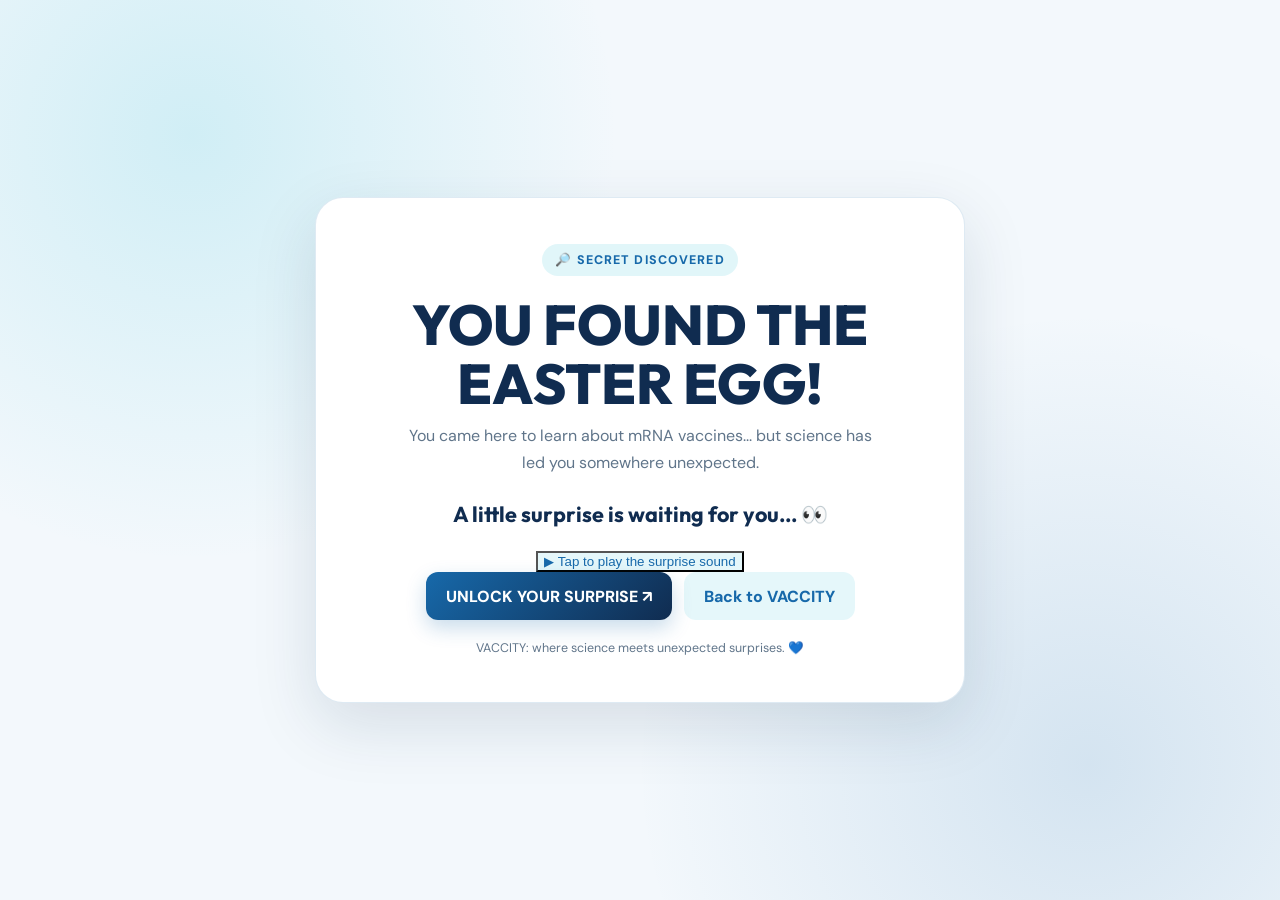
<file: rickroll.html>
<!DOCTYPE html>
<html lang="en">
<head>
  <meta charset="UTF-8">
  <meta name="viewport" content="width=device-width, initial-scale=1.0">
  <meta name="theme-color" content="#102c50">
  <title>A Little VACCITY Surprise</title>
  <link rel="preconnect" href="https://fonts.googleapis.com">
  <link rel="preconnect" href="https://fonts.gstatic.com" crossorigin>
  <link href="https://fonts.googleapis.com/css2?family=DM+Sans:wght@400;500;600;700;800&family=Outfit:wght@400;500;600;700;800&display=swap" rel="stylesheet">
  <style>
    :root {
      --navy: #102c50;
      --blue: #1769aa;
      --cyan: #46c6db;
      --page: #f3f8fc;
      --card: #ffffff;
      --ink: #18324d;
      --muted: #60758a;
    }

    * { box-sizing: border-box; }

    body {
      margin: 0;
      min-height: 100vh;
      display: grid;
      place-items: center;
      padding: 28px 18px;
      color: var(--ink);
      background:
        radial-gradient(circle at 15% 15%, rgba(70,198,219,.20), transparent 32%),
        radial-gradient(circle at 85% 85%, rgba(23,105,170,.14), transparent 34%),
        var(--page);
      font-family: "DM Sans", sans-serif;
    }

    .surprise-card {
      width: min(100%, 650px);
      padding: clamp(24px, 5vw, 46px);
      text-align: center;
      background: var(--card);
      border: 1px solid rgba(23,105,170,.14);
      border-radius: 28px;
      box-shadow: 0 22px 65px rgba(16,44,80,.13);
      animation: pop-in .65s cubic-bezier(.2,.8,.2,1) both;
    }

    .eyebrow {
      display: inline-block;
      padding: 8px 13px;
      border-radius: 999px;
      color: var(--blue);
      background: rgba(70,198,219,.16);
      font-size: .78rem;
      font-weight: 800;
      letter-spacing: .09em;
    }

    h1 {
      margin: 20px 0 10px;
      color: var(--navy);
      font: 800 clamp(2rem, 7vw, 3.5rem)/1.05 "Outfit", sans-serif;
    }

    .subtitle {
      margin: 0 auto 24px;
      max-width: 470px;
      color: var(--muted);
      line-height: 1.65;
    }

    .portrait-wrap {
      width: min(100%, 440px);
      margin: 0 auto 22px;
      overflow: hidden;
      border-radius: 20px;
      background: #dceef5;
      box-shadow: 0 12px 30px rgba(16,44,80,.15);
    }

    .portrait-wrap img {
      display: block;
      width: 100%;
      height: auto;
    }

    .song-title {
      margin: 10px 0 22px;
      color: var(--navy);
      font: 700 1.35rem "Outfit", sans-serif;
    }

    .actions {
      display: flex;
      flex-wrap: wrap;
      justify-content: center;
      gap: 12px;
    }

    a.button {
      display: inline-flex;
      justify-content: center;
      align-items: center;
      min-height: 48px;
      padding: 13px 20px;
      border-radius: 12px;
      text-decoration: none;
      font-weight: 800;
      transition: transform .2s ease, box-shadow .2s ease;
    }

    a.button:hover { transform: translateY(-2px); }

    .primary {
      color: white;
      background: linear-gradient(135deg, var(--blue), var(--navy));
      box-shadow: 0 8px 20px rgba(23,105,170,.23);
    }

    .secondary {
      color: var(--blue);
      background: rgba(70,198,219,.14);
    }

    .tiny-note {
      margin: 20px 0 0;
      color: var(--muted);
      font-size: .78rem;
    }

    @keyframes pop-in {
      from { opacity: 0; transform: translateY(18px) scale(.97); }
      to { opacity: 1; transform: translateY(0) scale(1); }
    }

    @media (prefers-reduced-motion: reduce) {
      *, *::before, *::after {
        animation-duration: .01ms !important;
        transition-duration: .01ms !important;
      }
    }

    body.dark-mode {
      --page: #0b1726;
      --card: #13263b;
      --ink: #e8f2fb;
      --muted: #b0c2d3;
    }

    body.dark-mode h1,
    body.dark-mode .song-title { color: #f0f7ff; }

    body.dark-mode .surprise-card {
      border-color: rgba(70,198,219,.2);
      box-shadow: 0 22px 65px rgba(0,0,0,.3);
    }
  </style>
</head>
<body>
  <main class="surprise-card">
    <span class="eyebrow">🔎 SECRET DISCOVERED</span>
    <h1>YOU FOUND THE EASTER EGG!</h1>
    <p class="subtitle">
      You came here to learn about mRNA vaccines...
      but science has led you somewhere unexpected.
    </p>

    <p class="song-title">A little surprise is waiting for you... 👀</p>

    <audio id="rewardSound" src="achievement.m4a" preload="auto"></audio>
    <button id="playSound" class="button secondary" type="button" hidden>▶ Tap to play the surprise sound</button>

    <div class="actions">
      <a
        class="button primary"
        href="rickroll-video.html"
        target="_blank"
        rel="noopener noreferrer"
      >UNLOCK YOUR SURPRISE ↗</a>

      <a class="button secondary" href="index.html" data-vaccity-back>Back to VACCITY</a>
    </div>

    <p class="tiny-note">VACCITY: where science meets unexpected surprises. 💙</p>
  </main>

  <script>
    try {
      if (localStorage.getItem("vaccity-theme") === "dark") {
        document.body.classList.add("dark-mode");
      }
    } catch (error) {}
  </script>

  <script>
    (() => {
      const backLink = document.querySelector("[data-vaccity-back]");
      if (!backLink) return;
      backLink.addEventListener("click", event => {
        const referrer = document.referrer;
        if (referrer && new URL(referrer).origin === window.location.origin && history.length > 1) {
          event.preventDefault();
          history.back();
        }
      });
    })();
  </script>


  <script>
    (() => {
      const sound = document.getElementById("rewardSound");
      const playButton = document.getElementById("playSound");
      if (!sound || !playButton) return;

      // Try to play the achievement sound as soon as the secret page opens.
      // Browsers may block autoplay, so reveal a button as a fallback.
      const tryToPlay = () => {
        const result = sound.play();
        if (result && typeof result.catch === "function") {
          result.catch(() => {
            playButton.hidden = false;
          });
        }
      };

      playButton.addEventListener("click", () => {
        sound.currentTime = 0;
        sound.play().then(() => {
          playButton.hidden = true;
        }).catch(() => {
          playButton.hidden = false;
        });
      });

      window.addEventListener("load", tryToPlay, { once: true });
    })();
  </script>

</body>
</html>
</file>
<file: style.css>
@import url('https://fonts.googleapis.com/css2?family=DM+Sans:wght@400;500;600;700;800&family=Outfit:wght@400;500;600;700;800&display=swap');

:root {
  --navy:#102c50;
  --blue:#1769aa;
  --cyan:#46c6db;
  --light:#eaf7fb;
  --white:#fff;
  --text:#233b53;
  --muted:#71859a;
  --green:#42b99a;
  --pink:#f18baf;
}

*{margin:0;padding:0;box-sizing:border-box;scroll-behavior:smooth}
body{font-family:'DM Sans',sans-serif;color:var(--text);background:#f6fbfd;overflow-x:hidden}
h1,h2,h3,h4{font-family:'Outfit',sans-serif}
button{font-family:inherit;cursor:pointer}
a{text-decoration:none;color:inherit}
section{padding:95px 9%;scroll-margin-top:80px}

nav{
  position:fixed;z-index:1000;width:100%;top:0;left:0;
  padding:15px 7%;display:flex;justify-content:space-between;
  align-items:center;background:rgba(255,255,255,.96);
  backdrop-filter:blur(15px);box-shadow:0 3px 20px #102c5010
}
.logo{font-family:'Outfit';font-size:22px;font-weight:800;color:var(--navy)}
.logo span{color:var(--blue)}
.nav-links{display:flex;align-items:center;gap:18px;list-style:none}
.nav-links a{font-size:11px;font-weight:800;color:#526b83;transition:.2s}
.nav-links a:hover{color:var(--blue)}
.nav-quiz{background:var(--blue);color:white!important;padding:11px 16px;border-radius:30px}
.nav-actions{display:flex;align-items:center;gap:8px}
.menu-btn{display:none;border:0;background:none;color:var(--navy);font-size:25px}
#themeToggle{border:1px solid #d6e9f2;background:white;color:var(--navy);border-radius:24px;padding:8px 11px;font-size:15px}

.hero{
  min-height:720px;padding:145px 9% 85px;display:grid;
  grid-template-columns:1.1fr .9fr;align-items:center;gap:45px;
  position:relative;overflow:hidden;
  background:radial-gradient(circle at 85% 30%,#c5eff6 0,transparent 30%),linear-gradient(130deg,#edfaff,#f5f9ff 65%,#e3f4fc)
}
.eyebrow{display:inline-block;color:var(--blue);background:#d8f1f9;padding:9px 16px;border-radius:30px;font-size:11px;font-weight:800;letter-spacing:1.5px;margin-bottom:23px}
.hero h1{color:var(--navy);font-size:clamp(48px,6vw,78px);line-height:1.04;letter-spacing:-2px;margin-bottom:23px}
.hero h1 span{color:var(--blue)}
.hero p{font-size:16px;line-height:1.9;color:#60788e;max-width:510px}
.hero-buttons{display:flex;gap:13px;margin-top:32px;flex-wrap:wrap}
.primary-btn,.secondary-btn{display:inline-block;padding:15px 25px;border-radius:30px;font-size:13px;font-weight:700;border:0;transition:.25s}
.primary-btn{color:white;background:var(--blue);box-shadow:0 8px 20px #1769aa33}
.primary-btn:hover{transform:translateY(-3px);background:var(--navy)}
.secondary-btn{color:var(--blue);background:white;border:1px solid #d6e9f2}
.secondary-btn:hover{background:#e1f5fb}
.hero-art{min-height:390px;display:flex;justify-content:center;align-items:center;position:relative}
.cell{width:290px;height:290px;border-radius:50%;background:radial-gradient(circle at 35% 30%,#b5f1f3,#5db9dc 60%,#2672ad);box-shadow:0 30px 70px #2381b240;position:relative;display:flex;justify-content:center;align-items:center;animation:float 5s ease-in-out infinite}
.cell:before{content:"";position:absolute;width:205px;height:205px;border:2px solid #ffffffa6;border-radius:50%}
.cell-core{width:100px;height:100px;background:#3279b5;border:12px solid #8edee5;border-radius:50%;box-shadow:0 0 30px #ffffff80;display:flex;justify-content:center;align-items:center;font-size:37px}
.particle{position:absolute;width:24px;height:24px;border-radius:50%;background:#d3ffff;box-shadow:0 0 20px white}
.p1{top:15%;left:22%}.p2{top:32%;right:10%;width:17px;height:17px}.p3{bottom:15%;left:20%;width:15px;height:15px}.p4{bottom:25%;right:18%;width:30px;height:30px}
.float-label{position:absolute;background:white;padding:13px 17px;border-radius:13px;box-shadow:0 10px 35px #102c5020;font-size:12px;font-weight:700;color:var(--navy)}
.label-one{top:10%;right:-5%}.label-two{bottom:10%;left:-5%}
@keyframes float{0%,100%{transform:translateY(0)}50%{transform:translateY(-15px)}}

.section-heading{text-align:center;max-width:690px;margin:0 auto 50px}
.section-heading .tag{color:var(--blue);font-size:11px;letter-spacing:2px;font-weight:800}
.section-heading h2{font-size:clamp(32px,4vw,46px);color:var(--navy);margin:13px 0;letter-spacing:-1px}
.section-heading p{font-size:14px;line-height:1.8;color:var(--muted)}

.intro{background:white}
.intro-grid{display:grid;grid-template-columns:1fr 1fr;gap:60px;align-items:center}
.intro-visual{background:linear-gradient(145deg,#dff7fb,#c9e8f8);border-radius:25px;min-height:350px;display:flex;justify-content:center;align-items:center;position:relative}
.intro-icon{font-size:110px;filter:drop-shadow(0 15px 20px #1769aa26)}
.intro-visual small{position:absolute;bottom:23px;background:white;padding:10px 18px;border-radius:30px;font-weight:700;color:var(--blue)}
.intro-content h2{font-size:36px;color:var(--navy);margin-bottom:20px}
.intro-content p{color:#71859a;line-height:1.9;font-size:14px;margin-bottom:16px}
.fact{background:#edf8fc;padding:18px;border-left:4px solid var(--cyan);border-radius:8px;margin-top:23px;font-size:13px;line-height:1.7}

.how{background:#eff8fc}
.steps{display:grid;grid-template-columns:repeat(4,1fr);gap:18px}
.step{background:white;padding:26px 20px;border-radius:17px;border:1px solid #e3f0f5;transition:.3s}
.step:hover{transform:translateY(-7px);box-shadow:0 15px 35px #102c5014}
.step-number{font-family:'Outfit';font-size:35px;font-weight:800;color:#c5eaf4}
.step-icon{font-size:34px;margin:12px 0}
.step h3{color:var(--navy);font-size:17px;margin-bottom:10px}
.step p{color:var(--muted);font-size:12px;line-height:1.8}

.types{background:white}
.type-grid{display:grid;grid-template-columns:repeat(3,1fr);gap:20px}
.type-card{border:1px solid #e4eff5;border-radius:17px;padding:25px;background:white;transition:.3s}
.type-card:hover{transform:translateY(-6px);box-shadow:0 15px 35px #102c5014}
.type-icon{width:58px;height:58px;border-radius:15px;background:#e4f6fb;display:grid;place-items:center;font-size:29px;margin-bottom:18px}
.type-card h3{color:var(--navy);font-size:19px;margin-bottom:10px}
.type-card p{font-size:13px;color:var(--muted);line-height:1.8}
.type-card button{margin-top:18px;color:var(--blue);background:none;border:0;font-size:12px;font-weight:800}
.type-detail{display:none;padding-top:14px;margin-top:14px;border-top:1px solid #e2eef4;font-size:12px;line-height:1.8;color:#526b83}
.type-detail.show{display:block}
.vaccine-search{width:min(100%,520px);display:block;margin:0 auto 28px;padding:14px 18px;border:1px solid #cfe3ee;border-radius:30px;outline:none;font:inherit;background:white}
.vaccine-search:focus{border-color:var(--blue);box-shadow:0 0 0 3px #1769aa20}
#noResults{display:none;text-align:center;padding:18px;color:var(--muted)}

.development{background:#102c50;color:white}
.development .section-heading h2{color:white}
.development .section-heading p{color:#b7cde0}
.development .section-heading .tag{color:#73dce7}
.timeline{max-width:850px;margin:auto;position:relative}
.timeline:before{content:"";position:absolute;width:2px;background:#367da9;top:10px;bottom:10px;left:24px}
.timeline-item{display:flex;gap:25px;margin-bottom:30px;position:relative}
.timeline-dot{flex-shrink:0;width:50px;height:50px;border-radius:50%;background:#1c6394;border:3px solid #6bd4df;display:grid;place-items:center;font-size:20px;z-index:1}
.timeline-content{padding:5px 0 15px}
.timeline-content h3{font-size:19px;margin-bottom:7px;color:white}
.timeline-content p{font-size:13px;line-height:1.8;color:#b9cde0}

.applications{background:#f6fbfd}
.app-grid{display:grid;grid-template-columns:1fr 1fr;gap:20px}
.app-card{background:white;border-radius:18px;padding:28px;border:1px solid #e3eff5;transition:.3s}
.app-card:hover{transform:translateY(-5px)}
.app-card h3{color:var(--navy);font-size:20px;margin-bottom:12px}
.app-card p{font-size:13px;line-height:1.9;color:var(--muted)}
.big-icon{font-size:34px;margin-bottom:14px}

.evaluation{background:white}
.eval-grid{display:grid;grid-template-columns:repeat(3,1fr);gap:18px}
.eval-card{padding:25px;border-radius:17px;border:1px solid #e4eff5;background:#fbfdff}
.eval-card h3{font-size:19px;margin-bottom:17px}
.eval-card ul{padding-left:19px}
.eval-card li{font-size:13px;line-height:1.8;color:#60788e;margin-bottom:9px}
.pros h3{color:#219477}.cons h3{color:#d27b4b}.ethics h3{color:#8d6ab5}

.philippines{background:#edf8fc}
.phil-box{max-width:1050px;margin:auto;padding:40px;border-radius:22px;background:white;display:grid;grid-template-columns:.3fr 1.7fr;gap:30px;align-items:center;box-shadow:0 10px 35px #102c500c}
.phil-icon{font-size:75px;text-align:center}
.phil-content h2{font-size:34px;color:var(--navy);margin:8px 0 18px}
.phil-content p{font-size:14px;line-height:1.9;color:#71859a;margin-bottom:13px}

.quiz-section{background:#f0f8fc}
.quiz-box{max-width:700px;margin:auto;background:white;border-radius:22px;padding:35px;box-shadow:0 15px 40px #102c5010}
.quiz-progress{height:7px;background:#e7f0f5;border-radius:10px;overflow:hidden;margin-bottom:25px}
#progressBar{height:100%;width:0;background:linear-gradient(90deg,var(--cyan),var(--blue));transition:.3s}
.quiz-top{display:flex;justify-content:space-between;color:var(--blue);font-size:11px;font-weight:800;margin-bottom:20px}
#questionText{font-size:22px;color:var(--navy);margin-bottom:23px}
.answers{display:grid;gap:11px}
.answer{border:1px solid #dce9f0;background:#f7fbfd;padding:15px;text-align:left;border-radius:10px;color:#405a70;font-size:13px;transition:.2s}
.answer:hover:not(:disabled){border-color:var(--blue);background:#edf8fc}
.answer.correct{background:#e0f7ef;border-color:#42b99a;color:#167d61}
.answer.wrong{background:#fff0ef;border-color:#ed8b86;color:#b43c39}
.quiz-feedback{min-height:45px;padding-top:15px;font-size:13px;line-height:1.6;color:#60788e}
.quiz-next{background:var(--blue);color:white;border:0;border-radius:30px;padding:13px 25px;font-weight:700;margin-top:10px;display:none}
.quiz-result{text-align:center;display:none}
.result-icon{font-size:65px;margin-bottom:15px}
.quiz-result h3{font-size:30px;color:var(--navy)}
.quiz-result p{color:var(--muted);margin:12px 0 20px;line-height:1.8}

.creators{background:linear-gradient(145deg,#edf8fc,#fff)}
.creator-intro{text-align:center;margin-bottom:35px}
.creator-intro h3{color:var(--navy);font-size:25px;margin-bottom:10px}
.creator-intro p{color:var(--muted);font-size:13px}
.creator-grid{max-width:900px;margin:auto;display:grid;grid-template-columns:repeat(3,1fr);gap:18px}
.creator-card{background:white;border:1px solid #dfedf4;border-radius:15px;padding:25px 15px;text-align:center;transition:.3s;box-shadow:0 5px 18px #102c5009}
.creator-card:hover{transform:translateY(-6px);box-shadow:0 12px 28px #102c5017;border-color:var(--cyan)}
.creator-avatar{width:58px;height:58px;border-radius:50%;background:linear-gradient(135deg,#d5f4f8,#c5def5);display:grid;place-items:center;margin:0 auto 14px;font-size:25px}
.creator-card h4{font-size:14px;color:var(--navy);line-height:1.6}
.creator-card span{display:block;color:var(--blue);font-size:10px;font-weight:800;margin-top:7px;letter-spacing:1px}
.creator-credit{max-width:850px;margin:35px auto 0;padding:25px;border-radius:13px;background:#e4f4fa;color:#526b83;font-size:13px;line-height:2;text-align:center}
.creator-credit strong{color:var(--blue);font-size:14px}

.references{background:white}
.reference-list{max-width:850px;margin:auto;display:grid;gap:12px}
.reference{padding:17px 20px;border:1px solid #e3eff5;border-radius:10px;font-size:12px;line-height:1.8;color:#60788e;overflow-wrap:anywhere}
.reference a{color:var(--blue);font-weight:700;text-decoration:underline}

footer{background:#0b203a;color:#b7cde0;padding:45px 9%;text-align:center}
footer h2{color:white;font-size:27px;margin-bottom:10px}
footer p{font-size:12px;line-height:1.9}
footer strong{color:#72d8e5}
.footer-credit{margin-top:18px}
footer .copyright{margin-top:22px;padding-top:18px;border-top:1px solid #29415d;color:#829bb3}

#readingProgress{position:fixed;top:0;left:0;width:0;height:4px;background:linear-gradient(90deg,var(--cyan),var(--blue));z-index:2000}
#backToTop{position:fixed;right:22px;bottom:22px;z-index:999;width:46px;height:46px;border:0;border-radius:50%;background:var(--blue);color:white;font-size:21px;box-shadow:0 8px 22px #102c5033;opacity:0;visibility:hidden;transform:translateY(12px);transition:.25s}
#backToTop.visible{opacity:1;visibility:visible;transform:translateY(0)}

.daily-fact,.learning-widget{margin-top:22px;padding:20px 22px;border-radius:18px;background:#e7f6fb;border:1px solid #ccebf3}
.daily-fact strong{display:block;color:var(--blue);margin-bottom:8px;font-family:'Outfit'}
.daily-fact p{margin-bottom:12px}
#newFactBtn{border:0;border-radius:22px;padding:9px 15px;color:white;background:var(--blue);font-weight:700}
.learning-widget h3{color:var(--navy);margin-bottom:8px}
.learning-widget>p{margin-bottom:14px}
.glossary-buttons,.myth-controls{display:flex;flex-wrap:wrap;gap:9px}
.glossary-buttons button,.myth-button{border:1px solid #c9e2ee;background:white;color:var(--blue);border-radius:22px;padding:9px 14px;font-weight:700;font-size:12px}
.glossary-buttons button:hover,.myth-button:hover{background:var(--blue);color:white}
.glossary-answer,.myth-feedback{margin-top:14px;padding:14px;border-radius:12px;background:white;color:var(--text);line-height:1.7;font-size:13px}
.myth-feedback{font-weight:700;min-height:22px}
#noResults{text-align:center;padding:18px;color:var(--muted);display:none}

body.dark-mode{--text:#e5eef7;--muted:#a9bbcc;background:#101c2b;color:#e5eef7}
body.dark-mode nav{background:rgba(16,28,43,.97)}
body.dark-mode .logo,body.dark-mode h2,body.dark-mode h3,body.dark-mode h4{color:#eaf5ff}
body.dark-mode .nav-links a,body.dark-mode .menu-btn{color:#d1e0ee}
body.dark-mode section{background-color:#17283b;color:#e5eef7}
body.dark-mode .hero{background:linear-gradient(130deg,#17283b,#1d354d)}
body.dark-mode .hero h1{color:#eaf5ff}
body.dark-mode .hero p,body.dark-mode section p{color:#c0d0df}
body.dark-mode .type-card,body.dark-mode .step,body.dark-mode .app-card,body.dark-mode .eval-card,body.dark-mode .creator-card,body.dark-mode .quiz-box,body.dark-mode .phil-box,body.dark-mode .reference{background:#20364d;border-color:#39536b;color:#e5eef7}
body.dark-mode .type-card h3,body.dark-mode .step h3,body.dark-mode .app-card h3,body.dark-mode .creator-card h4,body.dark-mode #questionText{color:#eaf5ff}
body.dark-mode .type-detail,body.dark-mode .eval-card li{color:#c0d0df}
body.dark-mode .daily-fact,body.dark-mode .learning-widget{background:#1b3045;border-color:#34536c}
body.dark-mode .glossary-answer,body.dark-mode .glossary-buttons button,body.dark-mode .myth-button{background:#243c53;color:#e5eef7;border-color:#45627b}
body.dark-mode .vaccine-search,body.dark-mode #themeToggle{background:#20364d;color:#f2f7fb;border-color:#39536b}
body.dark-mode .secondary-btn{background:#20364d;color:#d7efff;border-color:#39536b}
body.dark-mode .fact{background:#20364d;color:#e5eef7}
body.dark-mode .quiz-section,body.dark-mode .applications,body.dark-mode .how{background:#17283b}
body.dark-mode .answer{background:#243c53;color:#e5eef7;border-color:#45627b}
body.dark-mode .nav-links{background:#17283b}

@media(max-width:1000px){
  .nav-links{gap:10px}
  .nav-links a{font-size:10px}
  .hero{padding-left:6%;padding-right:6%}
  section{padding:75px 6%}
}
@media(max-width:850px){
  .menu-btn{display:block}
  nav{flex-wrap:wrap}
  .nav-links{display:none;position:absolute;top:65px;left:0;width:100%;padding:22px;background:white;flex-direction:column;align-items:stretch;gap:18px;box-shadow:0 15px 20px #102c5014}
  .nav-links.active{display:flex}
  .nav-links a{font-size:13px}
  .hero{grid-template-columns:1fr;text-align:center;padding-top:125px}
  .hero p{margin:auto}
  .hero-buttons{justify-content:center}
  .hero-art{min-height:320px}
  .cell{width:230px;height:230px}
  .cell:before{width:170px;height:170px}
  .label-one{right:0}.label-two{left:0}
  .intro-grid,.phil-box{grid-template-columns:1fr}
  .type-grid,.eval-grid{grid-template-columns:repeat(2,1fr)}
  .steps{grid-template-columns:repeat(2,1fr)}
  .creator-grid{grid-template-columns:repeat(2,1fr)}
}
@media(max-width:520px){
  .type-grid,.eval-grid,.steps,.app-grid{grid-template-columns:1fr}
  .quiz-box{padding:23px}
  .section-heading h2{font-size:32px}
  .hero h1{font-size:49px}
  .creator-grid{grid-template-columns:1fr 1fr;gap:10px}
  .creator-card{padding:20px 9px}
  .creator-card h4{font-size:12px}
  .phil-box{padding:25px}
}
@media(prefers-reduced-motion:reduce){
  *,*::before,*::after{scroll-behavior:auto!important;animation-duration:.01ms!important;transition-duration:.01ms!important}
}
/* VACCITY DARK MODE: CREATORS SECTION CONTRAST FIX
   This overrides the light gradient used by .creators.
   It does not change the light-mode appearance. */
body.dark-mode .creators {
  background: #17283b !important;
  color: #e5eef7;
}

body.dark-mode .creators .section-heading .tag {
  color: #73dce7;
}

body.dark-mode .creators .section-heading h2,
body.dark-mode .creators .creator-intro h3 {
  color: #eaf5ff;
}

body.dark-mode .creators .section-heading p,
body.dark-mode .creators .creator-intro p {
  color: #c0d0df;
}

body.dark-mode .creators .creator-card {
  background: #20364d;
  border-color: #39536b;
}

body.dark-mode .creators .creator-card h4 {
  color: #eaf5ff;
}

body.dark-mode .creators .creator-card span {
  color: #73dce7;
}

body.dark-mode .creators .creator-credit {
  background: #20364d;
  color: #c0d0df;
}

body.dark-mode .creators .creator-credit strong {
  color: #73dce7;
}
</file>
